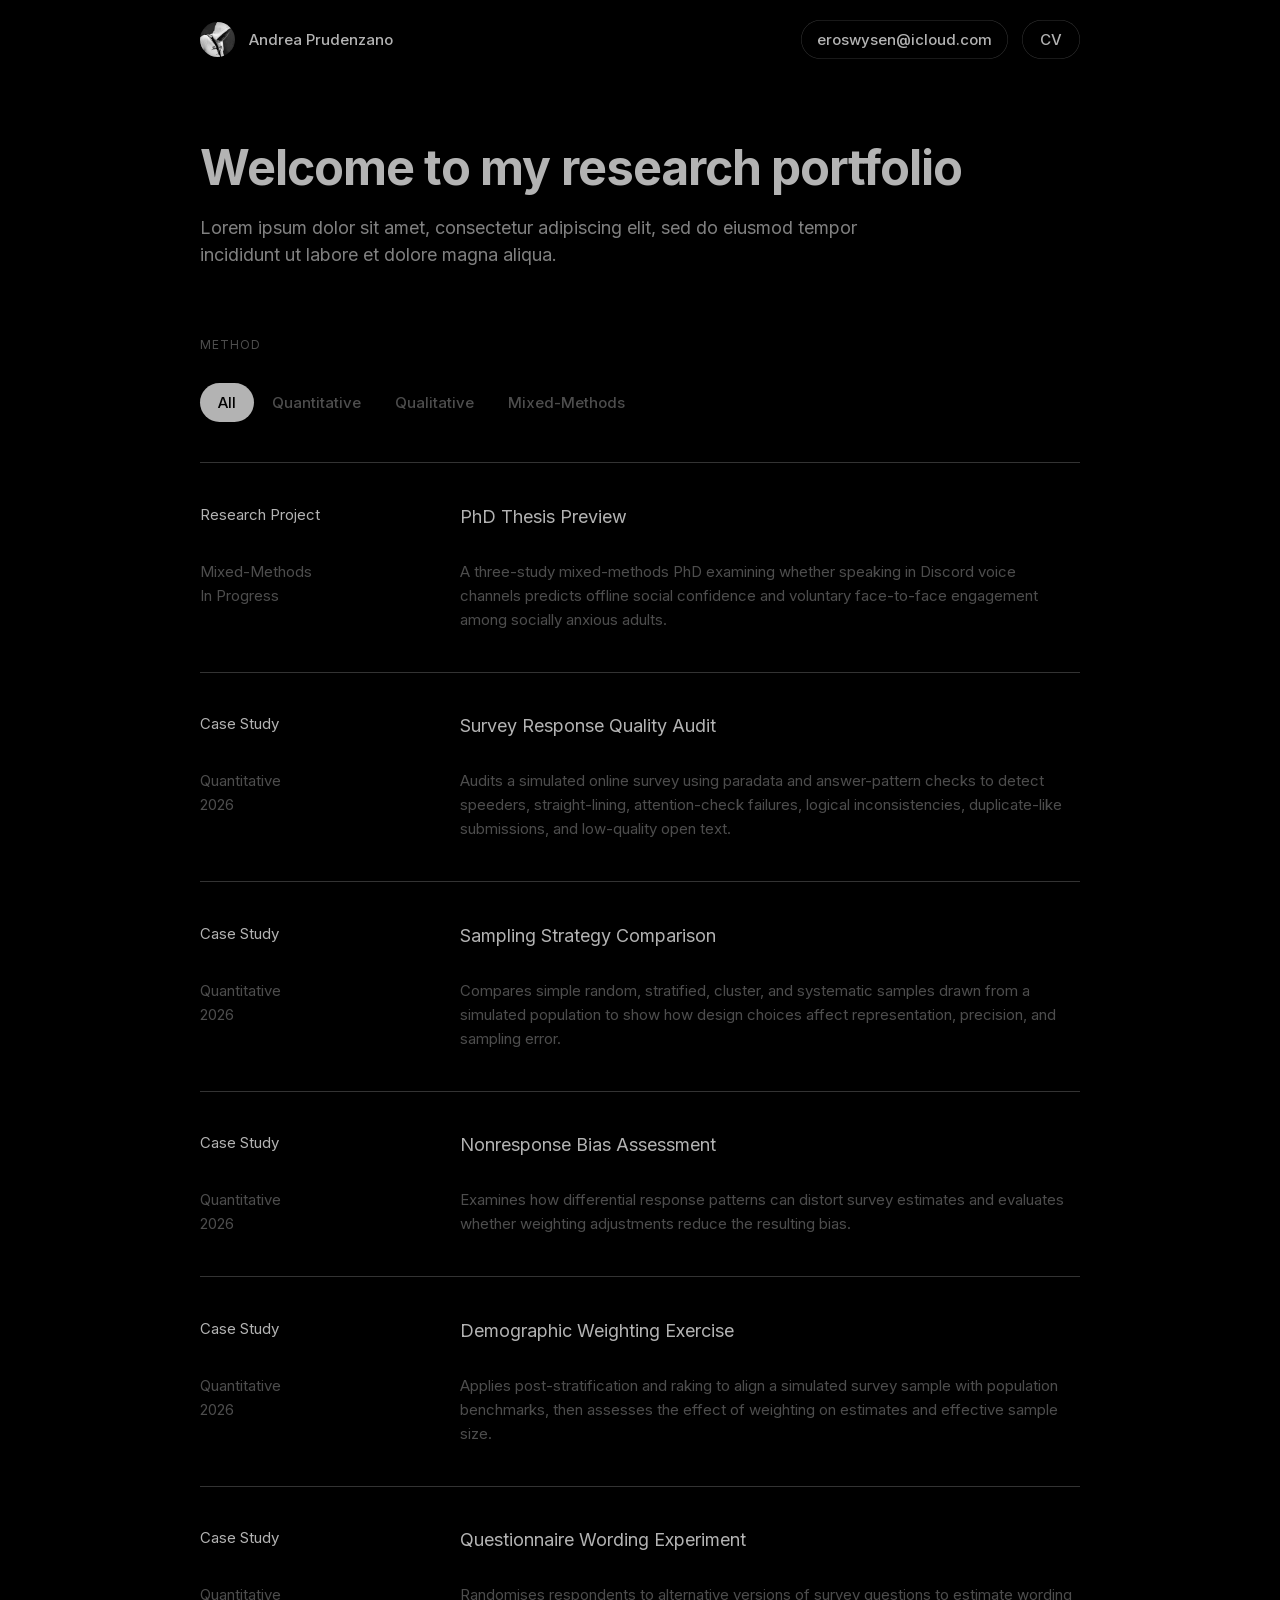
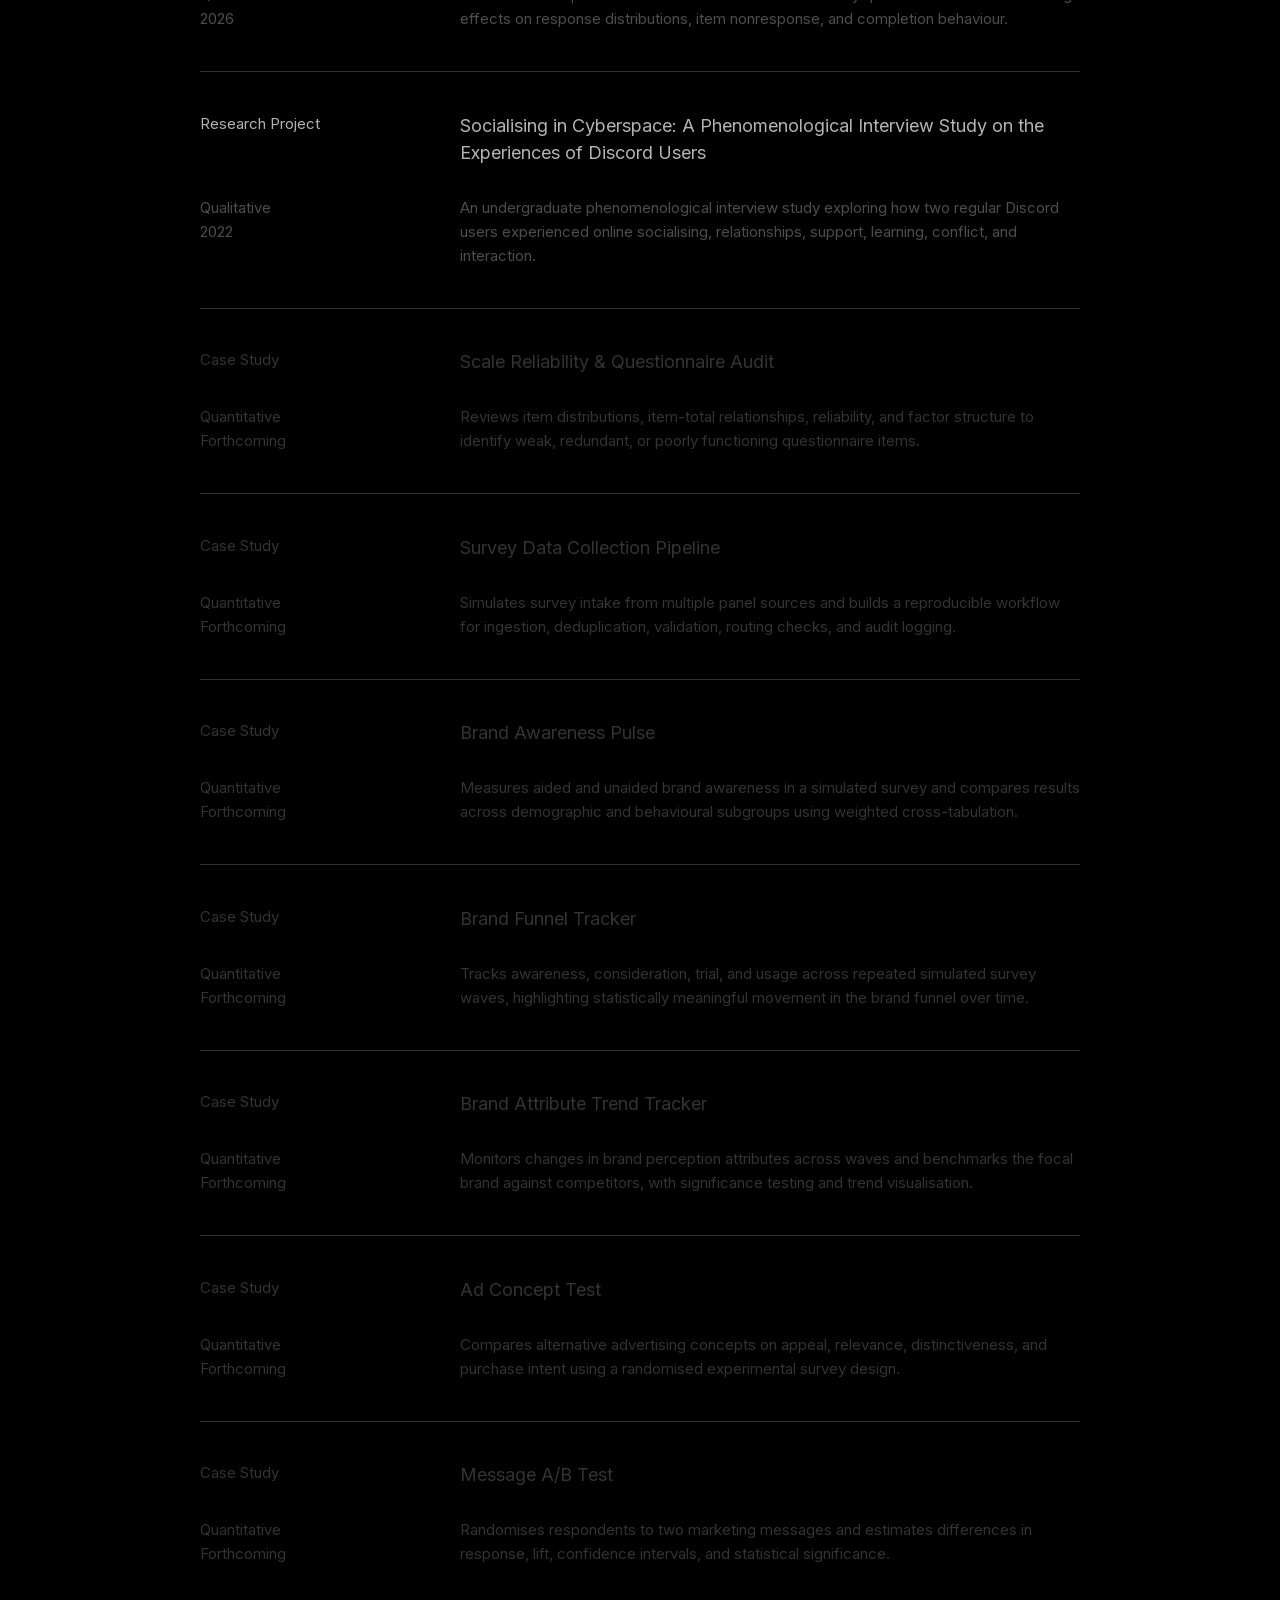
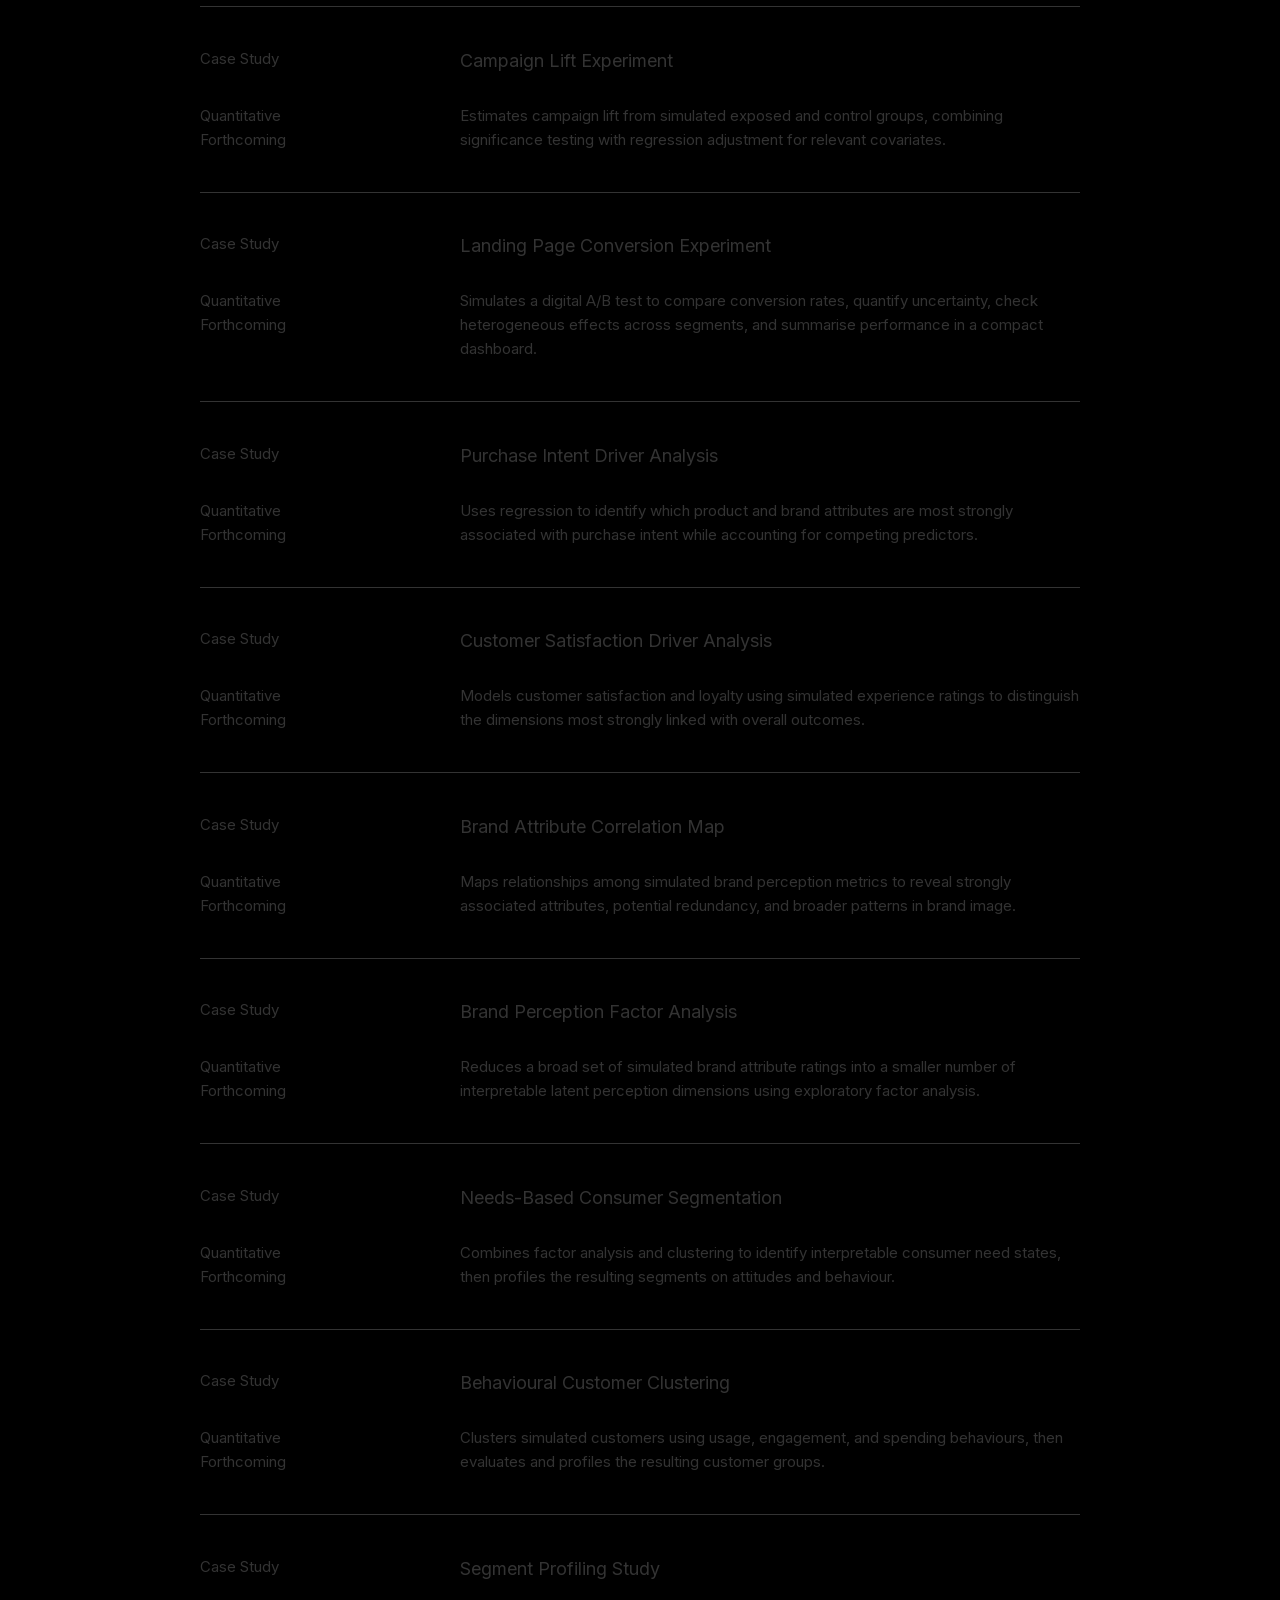
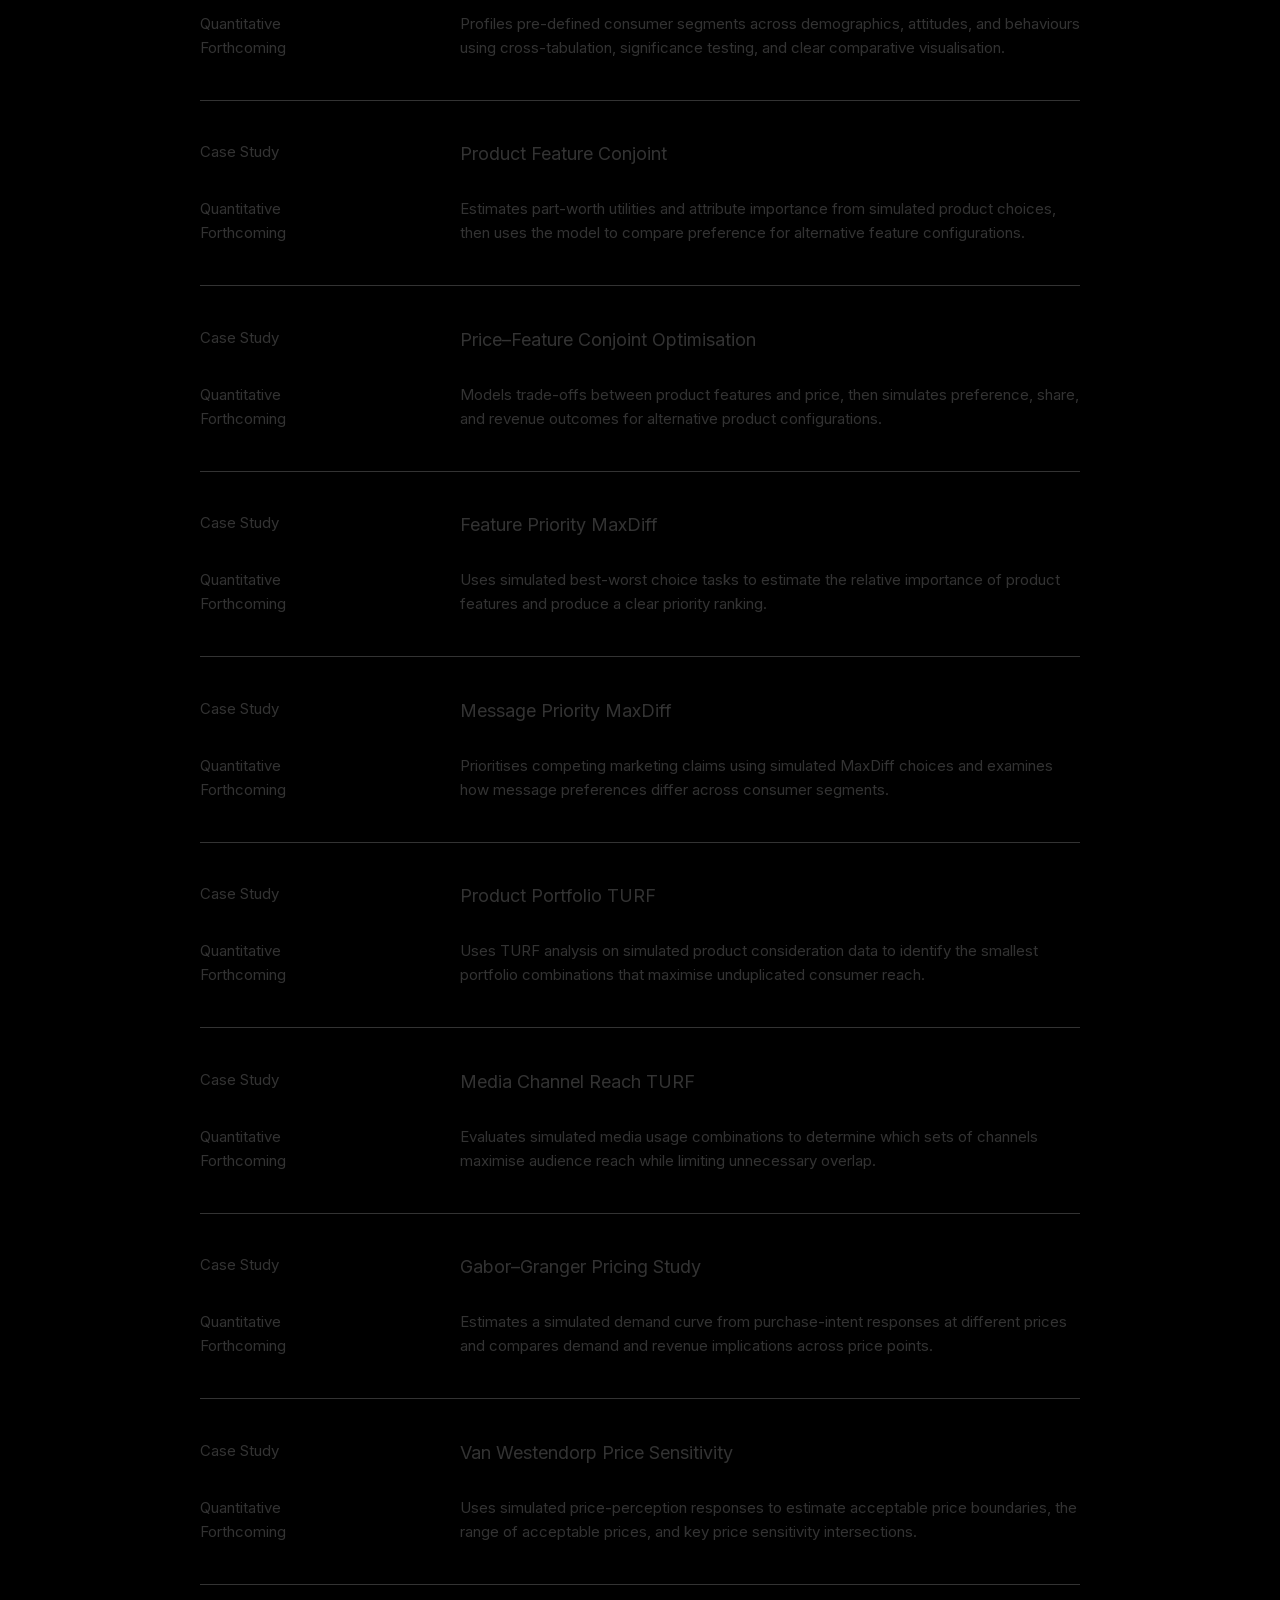
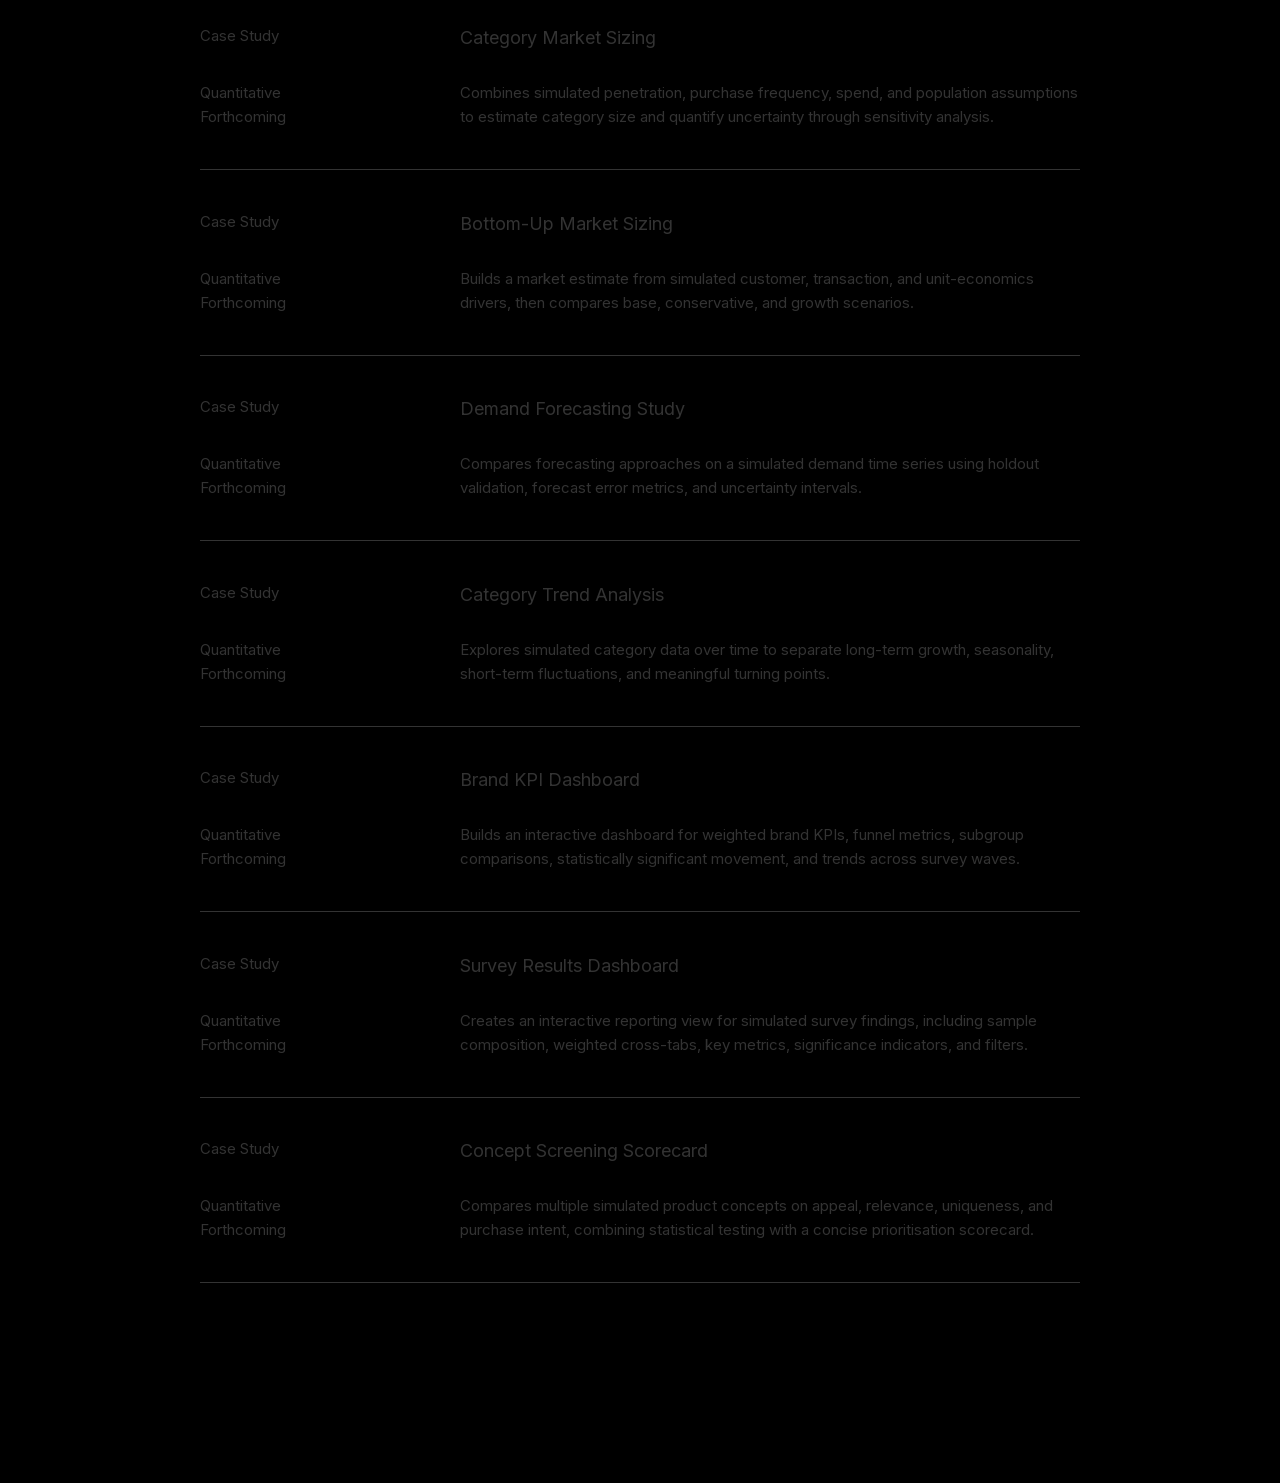
<file: index.html>
<!doctype html>
<html lang="en">
<head>
  <meta charset="utf-8">
  <meta name="viewport" content="width=device-width, initial-scale=1">
  <meta name="description" content="Andrea Prudenzano — quantitative, qualitative, and mixed-methods research portfolio.">
  <meta name="deployment-version" content="20260829-figma-homepage-material-v35">
  <title>Andrea Prudenzano | Research Portfolio</title>
  <link rel="stylesheet" href="styles.css?v=20260827-figma-system-v2">
  <link rel="stylesheet" href="homepage.css?v=20260829-figma-homepage-material-v34">
</head>
<body class="homepage">
  <div class="homepage-shell" data-node-id="109:2">
    <header class="homepage-header" data-node-id="111:19">
      <a class="homepage-identity" href="index.html" aria-label="Andrea Prudenzano, home" data-node-id="109:5">
        <img class="homepage-avatar" src="assets/profile-picture.jpeg" alt="" data-node-id="112:32">
        <span class="homepage-name" data-node-id="109:4">Andrea Prudenzano</span>
      </a>

      <a class="homepage-action homepage-email" href="mailto:eroswysen@icloud.com" data-node-id="112:24">
        eroswysen@icloud.com
      </a>

      <a class="homepage-action homepage-cv" href="https://andreaprudenzano.craft.me/UqIWkGUKM1rHyt" target="_blank" rel="noopener noreferrer" data-node-id="112:27">
        CV
      </a>
    </header>

    <main class="homepage-main" data-node-id="114:38">
      <h1 class="homepage-title" data-node-id="112:34">Welcome to my research portfolio</h1>
      <p class="homepage-intro" data-node-id="114:36">Lorem ipsum dolor sit amet, consectetur adipiscing elit, sed do eiusmod tempor incididunt ut labore et dolore magna aliqua.</p>
    </main>

    <div class="homepage-work" data-node-id="197:28">
    <section class="homepage-method-filter" aria-labelledby="method-filter-label" data-node-id="116:51">
      <p id="method-filter-label" class="homepage-method-label" data-node-id="116:39">Method</p>
      <div class="homepage-method-options" role="group" aria-labelledby="method-filter-label" data-node-id="118:10">
        <button class="homepage-method" type="button" data-method-filter="all" data-node-id="118:26" aria-pressed="true">All</button>
        <button class="homepage-method" type="button" data-method-filter="quantitative" data-node-id="127:9" aria-pressed="false">Quantitative</button>
        <button class="homepage-method" type="button" data-method-filter="qualitative" data-node-id="127:12" aria-pressed="false">Qualitative</button>
        <button class="homepage-method" type="button" data-method-filter="mixed-methods" data-node-id="127:15" aria-pressed="false">Mixed-Methods</button>
      </div>
    </section>

    <section class="homepage-projects" aria-label="Projects" data-node-id="127:73">
      <a class="homepage-project-row homepage-project-row-link" href="phd-thesis-preview.html" data-method="mixed-methods" data-project-type="real" data-status="In Progress" data-component-node-id="127:48">
        <div class="homepage-project-information">
          <div class="homepage-project-heading-row">
            <p class="homepage-project-type">Research Project</p>
            <h2 class="homepage-project-title" title="PhD Thesis Preview">PhD Thesis Preview</h2>
          </div>
          <div class="homepage-project-detail-row">
            <p class="homepage-project-meta"><span>Mixed-Methods</span><br><span>In Progress</span></p>
            <p class="homepage-project-description">A three-study mixed-methods PhD examining whether speaking in Discord voice channels predicts offline social confidence and voluntary face-to-face engagement among socially anxious adults.</p>
          </div>
        </div>
      </a>

      <a class="homepage-project-row homepage-project-row-link" href="survey-response-quality-audit.html" data-method="quantitative" data-project-type="hypothetical" data-status="2026" data-component-node-id="127:48">
        <div class="homepage-project-information">
          <div class="homepage-project-heading-row">
            <p class="homepage-project-type">Case Study</p>
            <h2 class="homepage-project-title" title="Survey Response Quality Audit">Survey Response Quality Audit</h2>
          </div>
          <div class="homepage-project-detail-row">
            <p class="homepage-project-meta"><span>Quantitative</span><br><span>2026</span></p>
            <p class="homepage-project-description">Audits a simulated online survey using paradata and answer-pattern checks to detect speeders, straight-lining, attention-check failures, logical inconsistencies, duplicate-like submissions, and low-quality open text.</p>
          </div>
        </div>
      </a>

      <a class="homepage-project-row homepage-project-row-link" href="sampling-strategy-comparison.html" data-method="quantitative" data-project-type="hypothetical" data-status="2026" data-component-node-id="127:48">
        <div class="homepage-project-information">
          <div class="homepage-project-heading-row">
            <p class="homepage-project-type">Case Study</p>
            <h2 class="homepage-project-title" title="Sampling Strategy Comparison">Sampling Strategy Comparison</h2>
          </div>
          <div class="homepage-project-detail-row">
            <p class="homepage-project-meta"><span>Quantitative</span><br><span>2026</span></p>
            <p class="homepage-project-description">Compares simple random, stratified, cluster, and systematic samples drawn from a simulated population to show how design choices affect representation, precision, and sampling error.</p>
          </div>
        </div>
      </a>

      <a class="homepage-project-row homepage-project-row-link" href="nonresponse-bias-assessment.html" data-method="quantitative" data-project-type="hypothetical" data-status="2026" data-component-node-id="127:48">
        <div class="homepage-project-information">
          <div class="homepage-project-heading-row">
            <p class="homepage-project-type">Case Study</p>
            <h2 class="homepage-project-title" title="Nonresponse Bias Assessment">Nonresponse Bias Assessment</h2>
          </div>
          <div class="homepage-project-detail-row">
            <p class="homepage-project-meta"><span>Quantitative</span><br><span>2026</span></p>
            <p class="homepage-project-description">Examines how differential response patterns can distort survey estimates and evaluates whether weighting adjustments reduce the resulting bias.</p>
          </div>
        </div>
      </a>

      <a class="homepage-project-row homepage-project-row-link" href="demographic-weighting-exercise.html" data-method="quantitative" data-project-type="hypothetical" data-status="2026" data-component-node-id="127:48">
        <div class="homepage-project-information">
          <div class="homepage-project-heading-row">
            <p class="homepage-project-type">Case Study</p>
            <h2 class="homepage-project-title" title="Demographic Weighting Exercise">Demographic Weighting Exercise</h2>
          </div>
          <div class="homepage-project-detail-row">
            <p class="homepage-project-meta"><span>Quantitative</span><br><span>2026</span></p>
            <p class="homepage-project-description">Applies post-stratification and raking to align a simulated survey sample with population benchmarks, then assesses the effect of weighting on estimates and effective sample size.</p>
          </div>
        </div>
      </a>

      <a class="homepage-project-row homepage-project-row-link" href="questionnaire-wording-experiment.html" data-method="quantitative" data-project-type="hypothetical" data-status="2026" data-component-node-id="127:48">
        <div class="homepage-project-information">
          <div class="homepage-project-heading-row">
            <p class="homepage-project-type">Case Study</p>
            <h2 class="homepage-project-title" title="Questionnaire Wording Experiment">Questionnaire Wording Experiment</h2>
          </div>
          <div class="homepage-project-detail-row">
            <p class="homepage-project-meta"><span>Quantitative</span><br><span>2026</span></p>
            <p class="homepage-project-description">Randomises respondents to alternative versions of survey questions to estimate wording effects on response distributions, item nonresponse, and completion behaviour.</p>
          </div>
        </div>
      </a>

      <a class="homepage-project-row homepage-project-row-link" href="socialising-in-cyberspace.html" data-method="qualitative" data-project-type="real" data-status="2022" data-component-node-id="127:48">
        <div class="homepage-project-information">
          <div class="homepage-project-heading-row">
            <p class="homepage-project-type">Research Project</p>
            <h2 class="homepage-project-title" title="Socialising in Cyberspace: A Phenomenological Interview Study on the Experiences of Discord Users">Socialising in Cyberspace: A Phenomenological Interview Study on the Experiences of Discord Users</h2>
          </div>
          <div class="homepage-project-detail-row">
            <p class="homepage-project-meta"><span>Qualitative</span><br><span>2022</span></p>
            <p class="homepage-project-description">An undergraduate phenomenological interview study exploring how two regular Discord users experienced online socialising, relationships, support, learning, conflict, and interaction.</p>
          </div>
        </div>
      </a>

      <article class="homepage-project-row" data-method="quantitative" data-project-type="hypothetical" data-status="Forthcoming" data-component-node-id="260:425">
        <div class="homepage-project-information">
          <div class="homepage-project-heading-row">
            <p class="homepage-project-type">Case Study</p>
            <h2 class="homepage-project-title" title="Scale Reliability &amp; Questionnaire Audit">Scale Reliability &amp; Questionnaire Audit</h2>
          </div>
          <div class="homepage-project-detail-row">
            <p class="homepage-project-meta"><span>Quantitative</span><br><span>Forthcoming</span></p>
            <p class="homepage-project-description">Reviews item distributions, item-total relationships, reliability, and factor structure to identify weak, redundant, or poorly functioning questionnaire items.</p>
          </div>
        </div>
      </article>

      <article class="homepage-project-row" data-method="quantitative" data-project-type="hypothetical" data-status="Forthcoming" data-component-node-id="260:425">
        <div class="homepage-project-information">
          <div class="homepage-project-heading-row">
            <p class="homepage-project-type">Case Study</p>
            <h2 class="homepage-project-title" title="Survey Data Collection Pipeline">Survey Data Collection Pipeline</h2>
          </div>
          <div class="homepage-project-detail-row">
            <p class="homepage-project-meta"><span>Quantitative</span><br><span>Forthcoming</span></p>
            <p class="homepage-project-description">Simulates survey intake from multiple panel sources and builds a reproducible workflow for ingestion, deduplication, validation, routing checks, and audit logging.</p>
          </div>
        </div>
      </article>

      <article class="homepage-project-row" data-method="quantitative" data-project-type="hypothetical" data-status="Forthcoming" data-component-node-id="260:425">
        <div class="homepage-project-information">
          <div class="homepage-project-heading-row">
            <p class="homepage-project-type">Case Study</p>
            <h2 class="homepage-project-title" title="Brand Awareness Pulse">Brand Awareness Pulse</h2>
          </div>
          <div class="homepage-project-detail-row">
            <p class="homepage-project-meta"><span>Quantitative</span><br><span>Forthcoming</span></p>
            <p class="homepage-project-description">Measures aided and unaided brand awareness in a simulated survey and compares results across demographic and behavioural subgroups using weighted cross-tabulation.</p>
          </div>
        </div>
      </article>

      <article class="homepage-project-row" data-method="quantitative" data-project-type="hypothetical" data-status="Forthcoming" data-component-node-id="260:425">
        <div class="homepage-project-information">
          <div class="homepage-project-heading-row">
            <p class="homepage-project-type">Case Study</p>
            <h2 class="homepage-project-title" title="Brand Funnel Tracker">Brand Funnel Tracker</h2>
          </div>
          <div class="homepage-project-detail-row">
            <p class="homepage-project-meta"><span>Quantitative</span><br><span>Forthcoming</span></p>
            <p class="homepage-project-description">Tracks awareness, consideration, trial, and usage across repeated simulated survey waves, highlighting statistically meaningful movement in the brand funnel over time.</p>
          </div>
        </div>
      </article>

      <article class="homepage-project-row" data-method="quantitative" data-project-type="hypothetical" data-status="Forthcoming" data-component-node-id="260:425">
        <div class="homepage-project-information">
          <div class="homepage-project-heading-row">
            <p class="homepage-project-type">Case Study</p>
            <h2 class="homepage-project-title" title="Brand Attribute Trend Tracker">Brand Attribute Trend Tracker</h2>
          </div>
          <div class="homepage-project-detail-row">
            <p class="homepage-project-meta"><span>Quantitative</span><br><span>Forthcoming</span></p>
            <p class="homepage-project-description">Monitors changes in brand perception attributes across waves and benchmarks the focal brand against competitors, with significance testing and trend visualisation.</p>
          </div>
        </div>
      </article>

      <article class="homepage-project-row" data-method="quantitative" data-project-type="hypothetical" data-status="Forthcoming" data-component-node-id="260:425">
        <div class="homepage-project-information">
          <div class="homepage-project-heading-row">
            <p class="homepage-project-type">Case Study</p>
            <h2 class="homepage-project-title" title="Ad Concept Test">Ad Concept Test</h2>
          </div>
          <div class="homepage-project-detail-row">
            <p class="homepage-project-meta"><span>Quantitative</span><br><span>Forthcoming</span></p>
            <p class="homepage-project-description">Compares alternative advertising concepts on appeal, relevance, distinctiveness, and purchase intent using a randomised experimental survey design.</p>
          </div>
        </div>
      </article>

      <article class="homepage-project-row" data-method="quantitative" data-project-type="hypothetical" data-status="Forthcoming" data-component-node-id="260:425">
        <div class="homepage-project-information">
          <div class="homepage-project-heading-row">
            <p class="homepage-project-type">Case Study</p>
            <h2 class="homepage-project-title" title="Message A/B Test">Message A/B Test</h2>
          </div>
          <div class="homepage-project-detail-row">
            <p class="homepage-project-meta"><span>Quantitative</span><br><span>Forthcoming</span></p>
            <p class="homepage-project-description">Randomises respondents to two marketing messages and estimates differences in response, lift, confidence intervals, and statistical significance.</p>
          </div>
        </div>
      </article>

      <article class="homepage-project-row" data-method="quantitative" data-project-type="hypothetical" data-status="Forthcoming" data-component-node-id="260:425">
        <div class="homepage-project-information">
          <div class="homepage-project-heading-row">
            <p class="homepage-project-type">Case Study</p>
            <h2 class="homepage-project-title" title="Campaign Lift Experiment">Campaign Lift Experiment</h2>
          </div>
          <div class="homepage-project-detail-row">
            <p class="homepage-project-meta"><span>Quantitative</span><br><span>Forthcoming</span></p>
            <p class="homepage-project-description">Estimates campaign lift from simulated exposed and control groups, combining significance testing with regression adjustment for relevant covariates.</p>
          </div>
        </div>
      </article>

      <article class="homepage-project-row" data-method="quantitative" data-project-type="hypothetical" data-status="Forthcoming" data-component-node-id="260:425">
        <div class="homepage-project-information">
          <div class="homepage-project-heading-row">
            <p class="homepage-project-type">Case Study</p>
            <h2 class="homepage-project-title" title="Landing Page Conversion Experiment">Landing Page Conversion Experiment</h2>
          </div>
          <div class="homepage-project-detail-row">
            <p class="homepage-project-meta"><span>Quantitative</span><br><span>Forthcoming</span></p>
            <p class="homepage-project-description">Simulates a digital A/B test to compare conversion rates, quantify uncertainty, check heterogeneous effects across segments, and summarise performance in a compact dashboard.</p>
          </div>
        </div>
      </article>

      <article class="homepage-project-row" data-method="quantitative" data-project-type="hypothetical" data-status="Forthcoming" data-component-node-id="260:425">
        <div class="homepage-project-information">
          <div class="homepage-project-heading-row">
            <p class="homepage-project-type">Case Study</p>
            <h2 class="homepage-project-title" title="Purchase Intent Driver Analysis">Purchase Intent Driver Analysis</h2>
          </div>
          <div class="homepage-project-detail-row">
            <p class="homepage-project-meta"><span>Quantitative</span><br><span>Forthcoming</span></p>
            <p class="homepage-project-description">Uses regression to identify which product and brand attributes are most strongly associated with purchase intent while accounting for competing predictors.</p>
          </div>
        </div>
      </article>

      <article class="homepage-project-row" data-method="quantitative" data-project-type="hypothetical" data-status="Forthcoming" data-component-node-id="260:425">
        <div class="homepage-project-information">
          <div class="homepage-project-heading-row">
            <p class="homepage-project-type">Case Study</p>
            <h2 class="homepage-project-title" title="Customer Satisfaction Driver Analysis">Customer Satisfaction Driver Analysis</h2>
          </div>
          <div class="homepage-project-detail-row">
            <p class="homepage-project-meta"><span>Quantitative</span><br><span>Forthcoming</span></p>
            <p class="homepage-project-description">Models customer satisfaction and loyalty using simulated experience ratings to distinguish the dimensions most strongly linked with overall outcomes.</p>
          </div>
        </div>
      </article>

      <article class="homepage-project-row" data-method="quantitative" data-project-type="hypothetical" data-status="Forthcoming" data-component-node-id="260:425">
        <div class="homepage-project-information">
          <div class="homepage-project-heading-row">
            <p class="homepage-project-type">Case Study</p>
            <h2 class="homepage-project-title" title="Brand Attribute Correlation Map">Brand Attribute Correlation Map</h2>
          </div>
          <div class="homepage-project-detail-row">
            <p class="homepage-project-meta"><span>Quantitative</span><br><span>Forthcoming</span></p>
            <p class="homepage-project-description">Maps relationships among simulated brand perception metrics to reveal strongly associated attributes, potential redundancy, and broader patterns in brand image.</p>
          </div>
        </div>
      </article>

      <article class="homepage-project-row" data-method="quantitative" data-project-type="hypothetical" data-status="Forthcoming" data-component-node-id="260:425">
        <div class="homepage-project-information">
          <div class="homepage-project-heading-row">
            <p class="homepage-project-type">Case Study</p>
            <h2 class="homepage-project-title" title="Brand Perception Factor Analysis">Brand Perception Factor Analysis</h2>
          </div>
          <div class="homepage-project-detail-row">
            <p class="homepage-project-meta"><span>Quantitative</span><br><span>Forthcoming</span></p>
            <p class="homepage-project-description">Reduces a broad set of simulated brand attribute ratings into a smaller number of interpretable latent perception dimensions using exploratory factor analysis.</p>
          </div>
        </div>
      </article>

      <article class="homepage-project-row" data-method="quantitative" data-project-type="hypothetical" data-status="Forthcoming" data-component-node-id="260:425">
        <div class="homepage-project-information">
          <div class="homepage-project-heading-row">
            <p class="homepage-project-type">Case Study</p>
            <h2 class="homepage-project-title" title="Needs-Based Consumer Segmentation">Needs-Based Consumer Segmentation</h2>
          </div>
          <div class="homepage-project-detail-row">
            <p class="homepage-project-meta"><span>Quantitative</span><br><span>Forthcoming</span></p>
            <p class="homepage-project-description">Combines factor analysis and clustering to identify interpretable consumer need states, then profiles the resulting segments on attitudes and behaviour.</p>
          </div>
        </div>
      </article>

      <article class="homepage-project-row" data-method="quantitative" data-project-type="hypothetical" data-status="Forthcoming" data-component-node-id="260:425">
        <div class="homepage-project-information">
          <div class="homepage-project-heading-row">
            <p class="homepage-project-type">Case Study</p>
            <h2 class="homepage-project-title" title="Behavioural Customer Clustering">Behavioural Customer Clustering</h2>
          </div>
          <div class="homepage-project-detail-row">
            <p class="homepage-project-meta"><span>Quantitative</span><br><span>Forthcoming</span></p>
            <p class="homepage-project-description">Clusters simulated customers using usage, engagement, and spending behaviours, then evaluates and profiles the resulting customer groups.</p>
          </div>
        </div>
      </article>

      <article class="homepage-project-row" data-method="quantitative" data-project-type="hypothetical" data-status="Forthcoming" data-component-node-id="260:425">
        <div class="homepage-project-information">
          <div class="homepage-project-heading-row">
            <p class="homepage-project-type">Case Study</p>
            <h2 class="homepage-project-title" title="Segment Profiling Study">Segment Profiling Study</h2>
          </div>
          <div class="homepage-project-detail-row">
            <p class="homepage-project-meta"><span>Quantitative</span><br><span>Forthcoming</span></p>
            <p class="homepage-project-description">Profiles pre-defined consumer segments across demographics, attitudes, and behaviours using cross-tabulation, significance testing, and clear comparative visualisation.</p>
          </div>
        </div>
      </article>

      <article class="homepage-project-row" data-method="quantitative" data-project-type="hypothetical" data-status="Forthcoming" data-component-node-id="260:425">
        <div class="homepage-project-information">
          <div class="homepage-project-heading-row">
            <p class="homepage-project-type">Case Study</p>
            <h2 class="homepage-project-title" title="Product Feature Conjoint">Product Feature Conjoint</h2>
          </div>
          <div class="homepage-project-detail-row">
            <p class="homepage-project-meta"><span>Quantitative</span><br><span>Forthcoming</span></p>
            <p class="homepage-project-description">Estimates part-worth utilities and attribute importance from simulated product choices, then uses the model to compare preference for alternative feature configurations.</p>
          </div>
        </div>
      </article>

      <article class="homepage-project-row" data-method="quantitative" data-project-type="hypothetical" data-status="Forthcoming" data-component-node-id="260:425">
        <div class="homepage-project-information">
          <div class="homepage-project-heading-row">
            <p class="homepage-project-type">Case Study</p>
            <h2 class="homepage-project-title" title="Price–Feature Conjoint Optimisation">Price–Feature Conjoint Optimisation</h2>
          </div>
          <div class="homepage-project-detail-row">
            <p class="homepage-project-meta"><span>Quantitative</span><br><span>Forthcoming</span></p>
            <p class="homepage-project-description">Models trade-offs between product features and price, then simulates preference, share, and revenue outcomes for alternative product configurations.</p>
          </div>
        </div>
      </article>

      <article class="homepage-project-row" data-method="quantitative" data-project-type="hypothetical" data-status="Forthcoming" data-component-node-id="260:425">
        <div class="homepage-project-information">
          <div class="homepage-project-heading-row">
            <p class="homepage-project-type">Case Study</p>
            <h2 class="homepage-project-title" title="Feature Priority MaxDiff">Feature Priority MaxDiff</h2>
          </div>
          <div class="homepage-project-detail-row">
            <p class="homepage-project-meta"><span>Quantitative</span><br><span>Forthcoming</span></p>
            <p class="homepage-project-description">Uses simulated best-worst choice tasks to estimate the relative importance of product features and produce a clear priority ranking.</p>
          </div>
        </div>
      </article>

      <article class="homepage-project-row" data-method="quantitative" data-project-type="hypothetical" data-status="Forthcoming" data-component-node-id="260:425">
        <div class="homepage-project-information">
          <div class="homepage-project-heading-row">
            <p class="homepage-project-type">Case Study</p>
            <h2 class="homepage-project-title" title="Message Priority MaxDiff">Message Priority MaxDiff</h2>
          </div>
          <div class="homepage-project-detail-row">
            <p class="homepage-project-meta"><span>Quantitative</span><br><span>Forthcoming</span></p>
            <p class="homepage-project-description">Prioritises competing marketing claims using simulated MaxDiff choices and examines how message preferences differ across consumer segments.</p>
          </div>
        </div>
      </article>

      <article class="homepage-project-row" data-method="quantitative" data-project-type="hypothetical" data-status="Forthcoming" data-component-node-id="260:425">
        <div class="homepage-project-information">
          <div class="homepage-project-heading-row">
            <p class="homepage-project-type">Case Study</p>
            <h2 class="homepage-project-title" title="Product Portfolio TURF">Product Portfolio TURF</h2>
          </div>
          <div class="homepage-project-detail-row">
            <p class="homepage-project-meta"><span>Quantitative</span><br><span>Forthcoming</span></p>
            <p class="homepage-project-description">Uses TURF analysis on simulated product consideration data to identify the smallest portfolio combinations that maximise unduplicated consumer reach.</p>
          </div>
        </div>
      </article>

      <article class="homepage-project-row" data-method="quantitative" data-project-type="hypothetical" data-status="Forthcoming" data-component-node-id="260:425">
        <div class="homepage-project-information">
          <div class="homepage-project-heading-row">
            <p class="homepage-project-type">Case Study</p>
            <h2 class="homepage-project-title" title="Media Channel Reach TURF">Media Channel Reach TURF</h2>
          </div>
          <div class="homepage-project-detail-row">
            <p class="homepage-project-meta"><span>Quantitative</span><br><span>Forthcoming</span></p>
            <p class="homepage-project-description">Evaluates simulated media usage combinations to determine which sets of channels maximise audience reach while limiting unnecessary overlap.</p>
          </div>
        </div>
      </article>

      <article class="homepage-project-row" data-method="quantitative" data-project-type="hypothetical" data-status="Forthcoming" data-component-node-id="260:425">
        <div class="homepage-project-information">
          <div class="homepage-project-heading-row">
            <p class="homepage-project-type">Case Study</p>
            <h2 class="homepage-project-title" title="Gabor–Granger Pricing Study">Gabor–Granger Pricing Study</h2>
          </div>
          <div class="homepage-project-detail-row">
            <p class="homepage-project-meta"><span>Quantitative</span><br><span>Forthcoming</span></p>
            <p class="homepage-project-description">Estimates a simulated demand curve from purchase-intent responses at different prices and compares demand and revenue implications across price points.</p>
          </div>
        </div>
      </article>

      <article class="homepage-project-row" data-method="quantitative" data-project-type="hypothetical" data-status="Forthcoming" data-component-node-id="260:425">
        <div class="homepage-project-information">
          <div class="homepage-project-heading-row">
            <p class="homepage-project-type">Case Study</p>
            <h2 class="homepage-project-title" title="Van Westendorp Price Sensitivity">Van Westendorp Price Sensitivity</h2>
          </div>
          <div class="homepage-project-detail-row">
            <p class="homepage-project-meta"><span>Quantitative</span><br><span>Forthcoming</span></p>
            <p class="homepage-project-description">Uses simulated price-perception responses to estimate acceptable price boundaries, the range of acceptable prices, and key price sensitivity intersections.</p>
          </div>
        </div>
      </article>

      <article class="homepage-project-row" data-method="quantitative" data-project-type="hypothetical" data-status="Forthcoming" data-component-node-id="260:425">
        <div class="homepage-project-information">
          <div class="homepage-project-heading-row">
            <p class="homepage-project-type">Case Study</p>
            <h2 class="homepage-project-title" title="Category Market Sizing">Category Market Sizing</h2>
          </div>
          <div class="homepage-project-detail-row">
            <p class="homepage-project-meta"><span>Quantitative</span><br><span>Forthcoming</span></p>
            <p class="homepage-project-description">Combines simulated penetration, purchase frequency, spend, and population assumptions to estimate category size and quantify uncertainty through sensitivity analysis.</p>
          </div>
        </div>
      </article>

      <article class="homepage-project-row" data-method="quantitative" data-project-type="hypothetical" data-status="Forthcoming" data-component-node-id="260:425">
        <div class="homepage-project-information">
          <div class="homepage-project-heading-row">
            <p class="homepage-project-type">Case Study</p>
            <h2 class="homepage-project-title" title="Bottom-Up Market Sizing">Bottom-Up Market Sizing</h2>
          </div>
          <div class="homepage-project-detail-row">
            <p class="homepage-project-meta"><span>Quantitative</span><br><span>Forthcoming</span></p>
            <p class="homepage-project-description">Builds a market estimate from simulated customer, transaction, and unit-economics drivers, then compares base, conservative, and growth scenarios.</p>
          </div>
        </div>
      </article>

      <article class="homepage-project-row" data-method="quantitative" data-project-type="hypothetical" data-status="Forthcoming" data-component-node-id="260:425">
        <div class="homepage-project-information">
          <div class="homepage-project-heading-row">
            <p class="homepage-project-type">Case Study</p>
            <h2 class="homepage-project-title" title="Demand Forecasting Study">Demand Forecasting Study</h2>
          </div>
          <div class="homepage-project-detail-row">
            <p class="homepage-project-meta"><span>Quantitative</span><br><span>Forthcoming</span></p>
            <p class="homepage-project-description">Compares forecasting approaches on a simulated demand time series using holdout validation, forecast error metrics, and uncertainty intervals.</p>
          </div>
        </div>
      </article>

      <article class="homepage-project-row" data-method="quantitative" data-project-type="hypothetical" data-status="Forthcoming" data-component-node-id="260:425">
        <div class="homepage-project-information">
          <div class="homepage-project-heading-row">
            <p class="homepage-project-type">Case Study</p>
            <h2 class="homepage-project-title" title="Category Trend Analysis">Category Trend Analysis</h2>
          </div>
          <div class="homepage-project-detail-row">
            <p class="homepage-project-meta"><span>Quantitative</span><br><span>Forthcoming</span></p>
            <p class="homepage-project-description">Explores simulated category data over time to separate long-term growth, seasonality, short-term fluctuations, and meaningful turning points.</p>
          </div>
        </div>
      </article>

      <article class="homepage-project-row" data-method="quantitative" data-project-type="hypothetical" data-status="Forthcoming" data-component-node-id="260:425">
        <div class="homepage-project-information">
          <div class="homepage-project-heading-row">
            <p class="homepage-project-type">Case Study</p>
            <h2 class="homepage-project-title" title="Brand KPI Dashboard">Brand KPI Dashboard</h2>
          </div>
          <div class="homepage-project-detail-row">
            <p class="homepage-project-meta"><span>Quantitative</span><br><span>Forthcoming</span></p>
            <p class="homepage-project-description">Builds an interactive dashboard for weighted brand KPIs, funnel metrics, subgroup comparisons, statistically significant movement, and trends across survey waves.</p>
          </div>
        </div>
      </article>

      <article class="homepage-project-row" data-method="quantitative" data-project-type="hypothetical" data-status="Forthcoming" data-component-node-id="260:425">
        <div class="homepage-project-information">
          <div class="homepage-project-heading-row">
            <p class="homepage-project-type">Case Study</p>
            <h2 class="homepage-project-title" title="Survey Results Dashboard">Survey Results Dashboard</h2>
          </div>
          <div class="homepage-project-detail-row">
            <p class="homepage-project-meta"><span>Quantitative</span><br><span>Forthcoming</span></p>
            <p class="homepage-project-description">Creates an interactive reporting view for simulated survey findings, including sample composition, weighted cross-tabs, key metrics, significance indicators, and filters.</p>
          </div>
        </div>
      </article>

      <article class="homepage-project-row" data-method="quantitative" data-project-type="hypothetical" data-status="Forthcoming" data-component-node-id="260:425">
        <div class="homepage-project-information">
          <div class="homepage-project-heading-row">
            <p class="homepage-project-type">Case Study</p>
            <h2 class="homepage-project-title" title="Concept Screening Scorecard">Concept Screening Scorecard</h2>
          </div>
          <div class="homepage-project-detail-row">
            <p class="homepage-project-meta"><span>Quantitative</span><br><span>Forthcoming</span></p>
            <p class="homepage-project-description">Compares multiple simulated product concepts on appeal, relevance, uniqueness, and purchase intent, combining statistical testing with a concise prioritisation scorecard.</p>
          </div>
        </div>
      </article>
      <p class="homepage-project-empty" role="status" aria-live="polite" hidden>No projects match this method.</p>
    </section>
    </div>
  </div>
  <script src="homepage.js?v=20260829-figma-homepage-material-v34"></script>
</body>
</html>
</file>
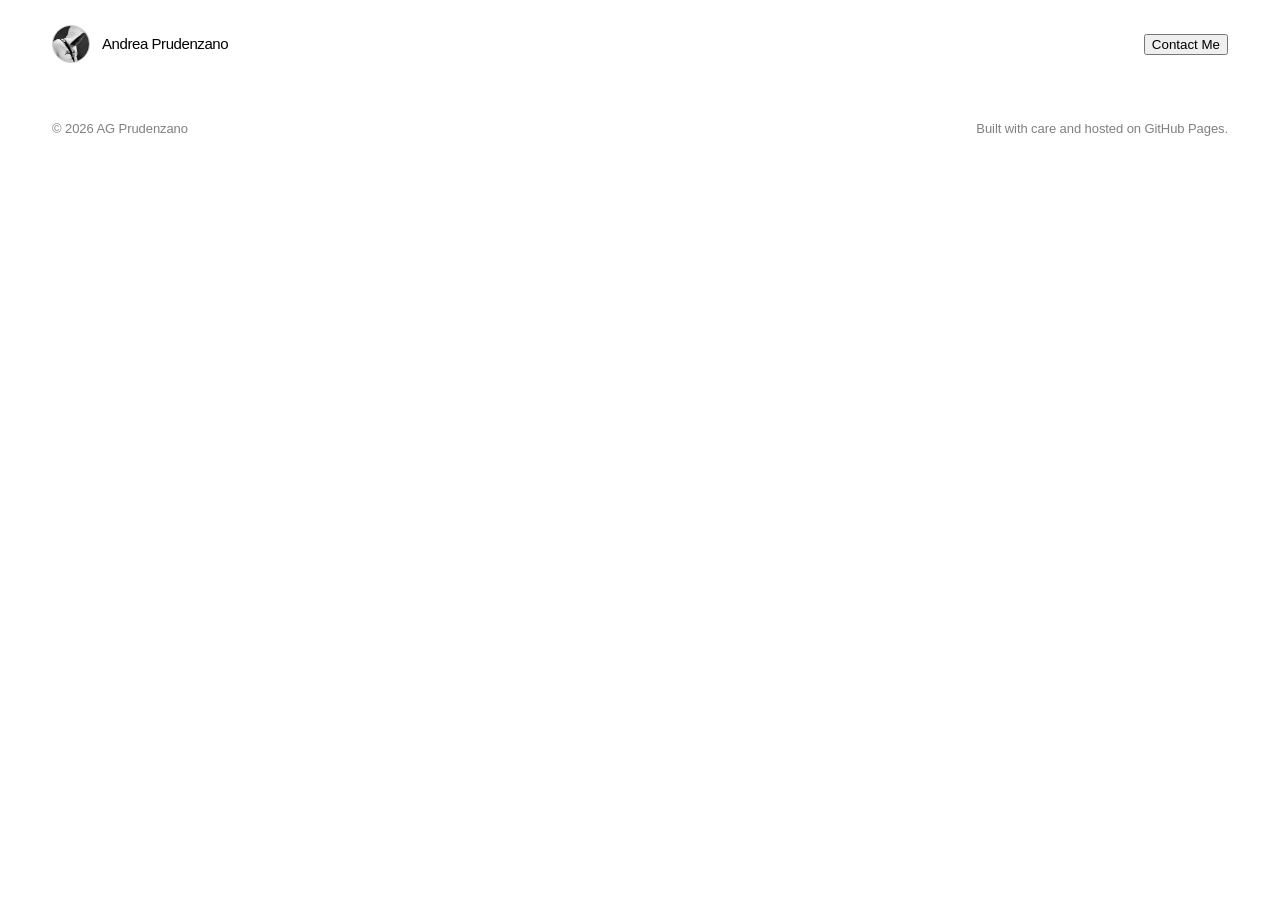
<file: descriptive-statistics.html>
<!doctype html>
<html lang="en">
<head>
  <meta charset="utf-8">
  <meta name="viewport" content="width=device-width, initial-scale=1">
  <meta name="description" content="Andrea Prudenzano — descriptive statistics case study.">
  <title>Descriptive Statistics | Andrea Prudenzano</title>
  <link rel="preconnect" href="https://fonts.googleapis.com">
  <link rel="preconnect" href="https://fonts.gstatic.com" crossorigin>
  <link href="https://fonts.googleapis.com/css2?family=DM+Sans:wght@400;500;600;700&family=Playfair+Display:ital,wght@0,600;1,600&display=swap" rel="stylesheet">
  <link rel="stylesheet" href="styles.css?v=20260809-tertiary-v1">
</head>
<body>
  <header class="site-header">
    <a class="brand" href="index.html" aria-label="Andrea Prudenzano, home">
      <img class="brand-photo" src="assets/profile-picture.jpeg" alt="">
      <span>Andrea Prudenzano</span>
    </a>
    <button class="contact-button" type="button">Contact Me</button>
  </header>

  <main class="empty-report" aria-label="Descriptive statistics report"></main>

  <footer>
    <span>© <span id="year"></span> AG Prudenzano</span>
    <span>Built with care and hosted on GitHub Pages.</span>
  </footer>

  <script src="script.js?v=20260729-contact-panel-v3"></script>
</body>
</html>
</file>
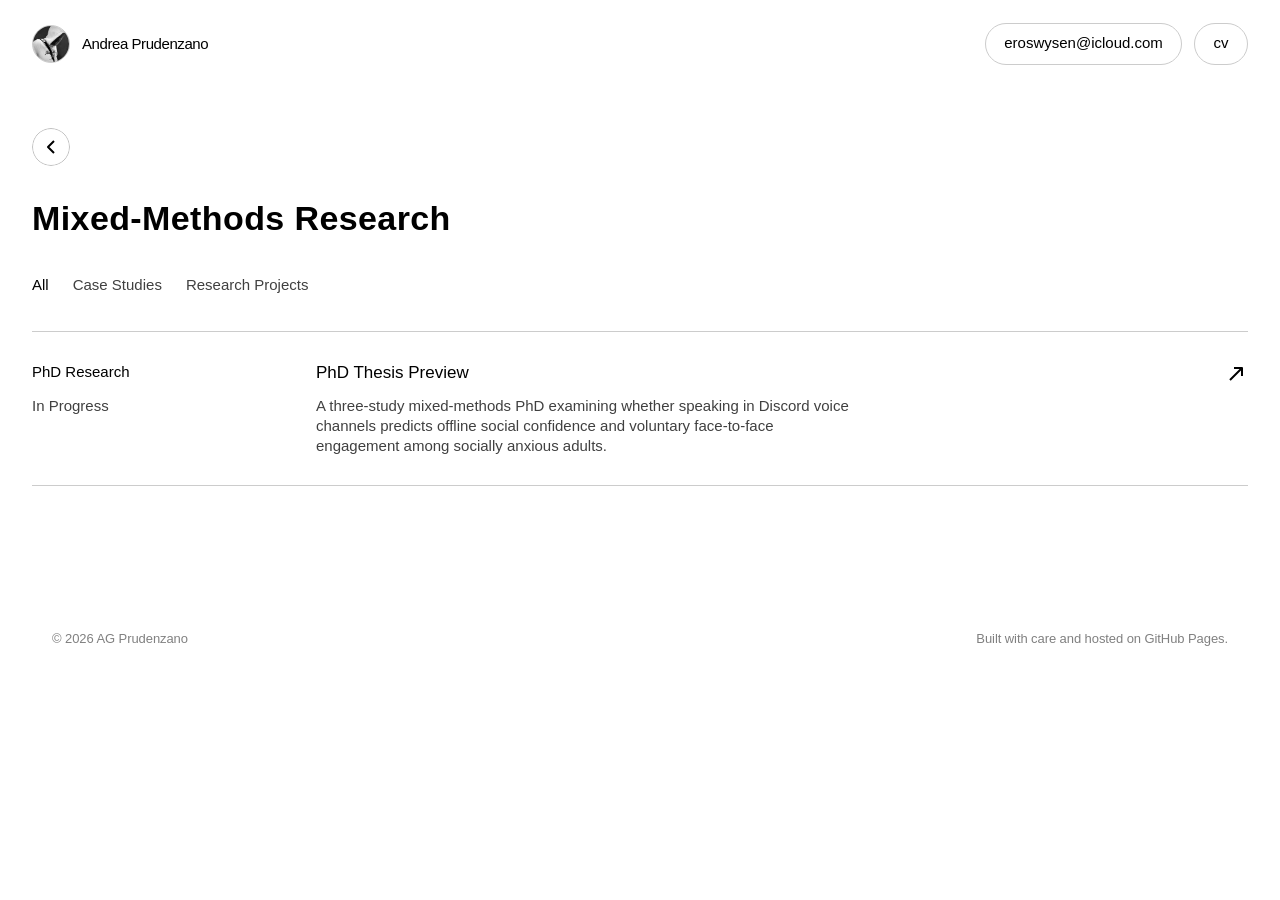
<file: mixed-methods.html>
<!doctype html>
<html lang="en">
<head>
  <meta charset="utf-8">
  <meta name="viewport" content="width=device-width, initial-scale=1">
  <meta name="description" content="Andrea Prudenzano — mixed-methods research projects.">
  <meta name="deployment-version" content="20260809-stylebook-v7">
  <title>Mixed-Methods Research | Andrea Prudenzano</title>
  <link rel="stylesheet" href="styles.css?v=20260809-tertiary-v1">
  <link rel="stylesheet" href="header-menu.css?v=20260809-stylebook-v7">
  <link rel="stylesheet" href="research-navigation.css?v=20260809-stylebook-v7">
  <link rel="stylesheet" href="research-index.css?v=20260809-active-row-separator-v3">
  <link rel="stylesheet" href="button-hover-strokes.css?v=20260809-stylebook-v7">
</head>
<body class="mixed-methods-page">
  <a class="skip-link" href="#main">Skip to content</a>

  <header class="site-header">
    <a class="brand" href="index.html" aria-label="Andrea Prudenzano, home">
      <img class="brand-photo" src="assets/profile-picture.jpeg" alt="">
      <span>Andrea Prudenzano</span>
    </a>
    <nav class="header-actions" aria-label="Contact and CV">
      <a class="header-button" href="mailto:eroswysen@icloud.com">eroswysen@icloud.com</a>
      <a class="header-button" href="https://andreaprudenzano.craft.me/UqIWkGUKM1rHyt" target="_blank" rel="noopener noreferrer">cv</a>
    </nav>
    <button class="menu-toggle" type="button" aria-expanded="false" aria-controls="mobile-menu" aria-label="Open menu">
      <span class="menu-toggle-lines" aria-hidden="true"></span>
    </button>
    <nav id="mobile-menu" class="mobile-menu" aria-label="Mobile contact and CV" hidden>
      <a class="header-button" href="mailto:eroswysen@icloud.com">eroswysen@icloud.com</a>
      <a class="header-button" href="https://andreaprudenzano.craft.me/UqIWkGUKM1rHyt" target="_blank" rel="noopener noreferrer">cv</a>
    </nav>
  </header>

  <main id="main" class="case-study-page">
    <a class="back-link" href="index.html" aria-label="Back to research skills">
      <svg width="22" height="22" viewBox="0 0 24 24" fill="none" aria-hidden="true">
        <path d="m15 6-6 6 6 6" stroke="currentColor" stroke-width="1.6" stroke-linecap="round" stroke-linejoin="round"/>
      </svg>
    </a>
    <header class="page-intro research-page-intro">
      <h1 class="research-heading">Mixed-Methods Research</h1>
      <nav class="research-filter" aria-label="Filter mixed-methods research">
        <button class="research-filter-button is-active" type="button" data-research-filter="all" aria-pressed="true" aria-controls="research-items">All</button>
        <button class="research-filter-button" type="button" data-research-filter="case-studies" aria-pressed="false" aria-controls="research-items">Case Studies</button>
        <button class="research-filter-button" type="button" data-research-filter="research-projects" aria-pressed="false" aria-controls="research-items">Research Projects</button>
      </nav>
    </header>

    <ul id="research-items" class="study-list research-index-list" data-research-list data-research-category="research-projects">
      <li class="study-item research-entry active" data-research-category="research-projects">
        <div class="research-entry-meta">
          <span class="research-entry-type">PhD Research</span>
          <span class="research-entry-date">In Progress</span>
        </div>
        <div class="research-entry-content">
          <a class="study-title study-link research-entry-title" href="phd-thesis-preview.html">PhD Thesis Preview</a>
          <p class="research-entry-description">A three-study mixed-methods PhD examining whether speaking in Discord voice channels predicts offline social confidence and voluntary face-to-face engagement among socially anxious adults.</p>
        </div>
        <span class="study-arrow" aria-hidden="true">
          <svg width="20" height="20" viewBox="0 0 24 24" fill="none"><path d="M6 18 18 6M9 6h9v9" stroke="currentColor" stroke-width="1.6" stroke-linecap="round" stroke-linejoin="round"/></svg>
        </span>
      </li>
    </ul>
    <p class="research-empty" data-research-empty hidden>No items in this category yet.</p>
  </main>

  <footer>
    <span>© <span id="year"></span> AG Prudenzano</span>
    <span>Built with care and hosted on GitHub Pages.</span>
  </footer>

  <script src="script.js?v=20260809-phd-thesis-preview-v1"></script>
</body>
</html>
</file>
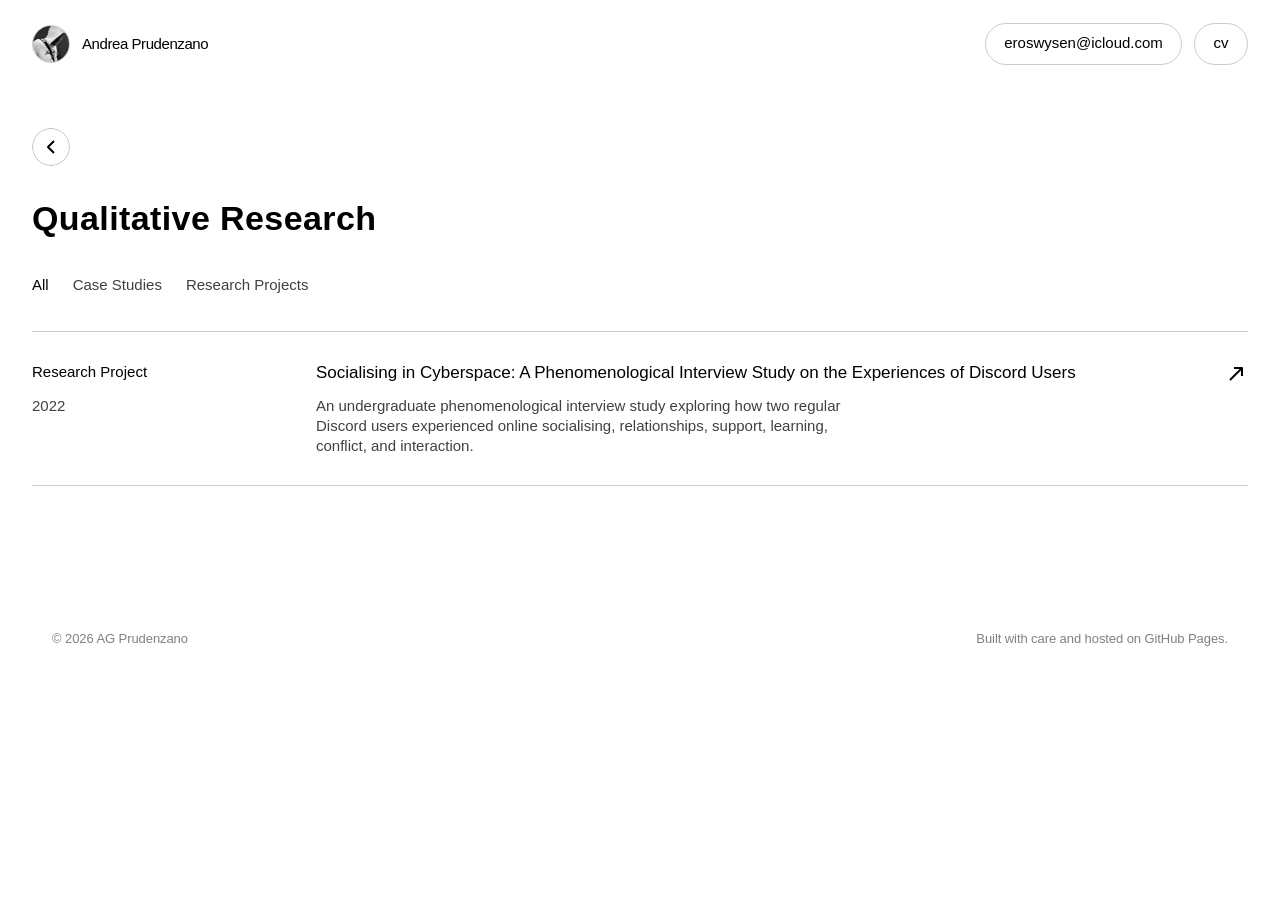
<file: qualitative.html>
<!doctype html>
<html lang="en">
<head>
  <meta charset="utf-8">
  <meta name="viewport" content="width=device-width, initial-scale=1">
  <meta name="description" content="Andrea Prudenzano — qualitative research projects.">
  <meta name="deployment-version" content="20260809-stylebook-v7">
  <title>Qualitative Research | Andrea Prudenzano</title>
  <link rel="stylesheet" href="styles.css?v=20260809-tertiary-v1">
  <link rel="stylesheet" href="header-menu.css?v=20260809-stylebook-v7">
  <link rel="stylesheet" href="research-navigation.css?v=20260809-stylebook-v7">
  <link rel="stylesheet" href="research-index.css?v=20260809-active-row-separator-v3">
  <link rel="stylesheet" href="button-hover-strokes.css?v=20260809-stylebook-v7">
</head>
<body class="qualitative-page">
  <a class="skip-link" href="#main">Skip to content</a>

  <header class="site-header">
    <a class="brand" href="index.html" aria-label="Andrea Prudenzano, home">
      <img class="brand-photo" src="assets/profile-picture.jpeg" alt="">
      <span>Andrea Prudenzano</span>
    </a>
    <nav class="header-actions" aria-label="Contact and CV">
      <a class="header-button" href="mailto:eroswysen@icloud.com">eroswysen@icloud.com</a>
      <a class="header-button" href="https://andreaprudenzano.craft.me/UqIWkGUKM1rHyt" target="_blank" rel="noopener noreferrer">cv</a>
    </nav>
    <button class="menu-toggle" type="button" aria-expanded="false" aria-controls="mobile-menu" aria-label="Open menu">
      <span class="menu-toggle-lines" aria-hidden="true"></span>
    </button>
    <nav id="mobile-menu" class="mobile-menu" aria-label="Mobile contact and CV" hidden>
      <a class="header-button" href="mailto:eroswysen@icloud.com">eroswysen@icloud.com</a>
      <a class="header-button" href="https://andreaprudenzano.craft.me/UqIWkGUKM1rHyt" target="_blank" rel="noopener noreferrer">cv</a>
    </nav>
  </header>

  <main id="main" class="case-study-page">
    <a class="back-link" href="index.html" aria-label="Back to research skills">
      <svg width="22" height="22" viewBox="0 0 24 24" fill="none" aria-hidden="true">
        <path d="m15 6-6 6 6 6" stroke="currentColor" stroke-width="1.6" stroke-linecap="round" stroke-linejoin="round"/>
      </svg>
    </a>
    <header class="page-intro research-page-intro">
      <h1 class="research-heading">Qualitative Research</h1>
      <nav class="research-filter" aria-label="Filter qualitative research">
        <button class="research-filter-button is-active" type="button" data-research-filter="all" aria-pressed="true" aria-controls="research-items">All</button>
        <button class="research-filter-button" type="button" data-research-filter="case-studies" aria-pressed="false" aria-controls="research-items">Case Studies</button>
        <button class="research-filter-button" type="button" data-research-filter="research-projects" aria-pressed="false" aria-controls="research-items">Research Projects</button>
      </nav>
    </header>

    <ul id="research-items" class="study-list research-index-list" data-research-list data-research-category="research-projects">
      <li class="study-item research-entry active">
        <div class="research-entry-meta">
          <span class="research-entry-type">Research Project</span>
          <time class="research-entry-date" datetime="2022">2022</time>
        </div>
        <div class="research-entry-content">
          <a class="study-title study-link research-entry-title" href="socialising-in-cyberspace.html">Socialising in Cyberspace: A Phenomenological Interview Study on the Experiences of Discord Users</a>
          <p class="research-entry-description">An undergraduate phenomenological interview study exploring how two regular Discord users experienced online socialising, relationships, support, learning, conflict, and interaction.</p>
        </div>
        <span class="study-arrow" aria-hidden="true">
          <svg width="20" height="20" viewBox="0 0 24 24" fill="none"><path d="M6 18 18 6M9 6h9v9" stroke="currentColor" stroke-width="1.6" stroke-linecap="round" stroke-linejoin="round"/></svg>
        </span>
      </li>
    </ul>
    <p class="research-empty" data-research-empty hidden>No items in this category yet.</p>
  </main>

  <footer>
    <span>© <span id="year"></span> AG Prudenzano</span>
    <span>Built with care and hosted on GitHub Pages.</span>
  </footer>

  <script src="script.js?v=20260808-active-first-v1"></script>
</body>
</html>
</file>
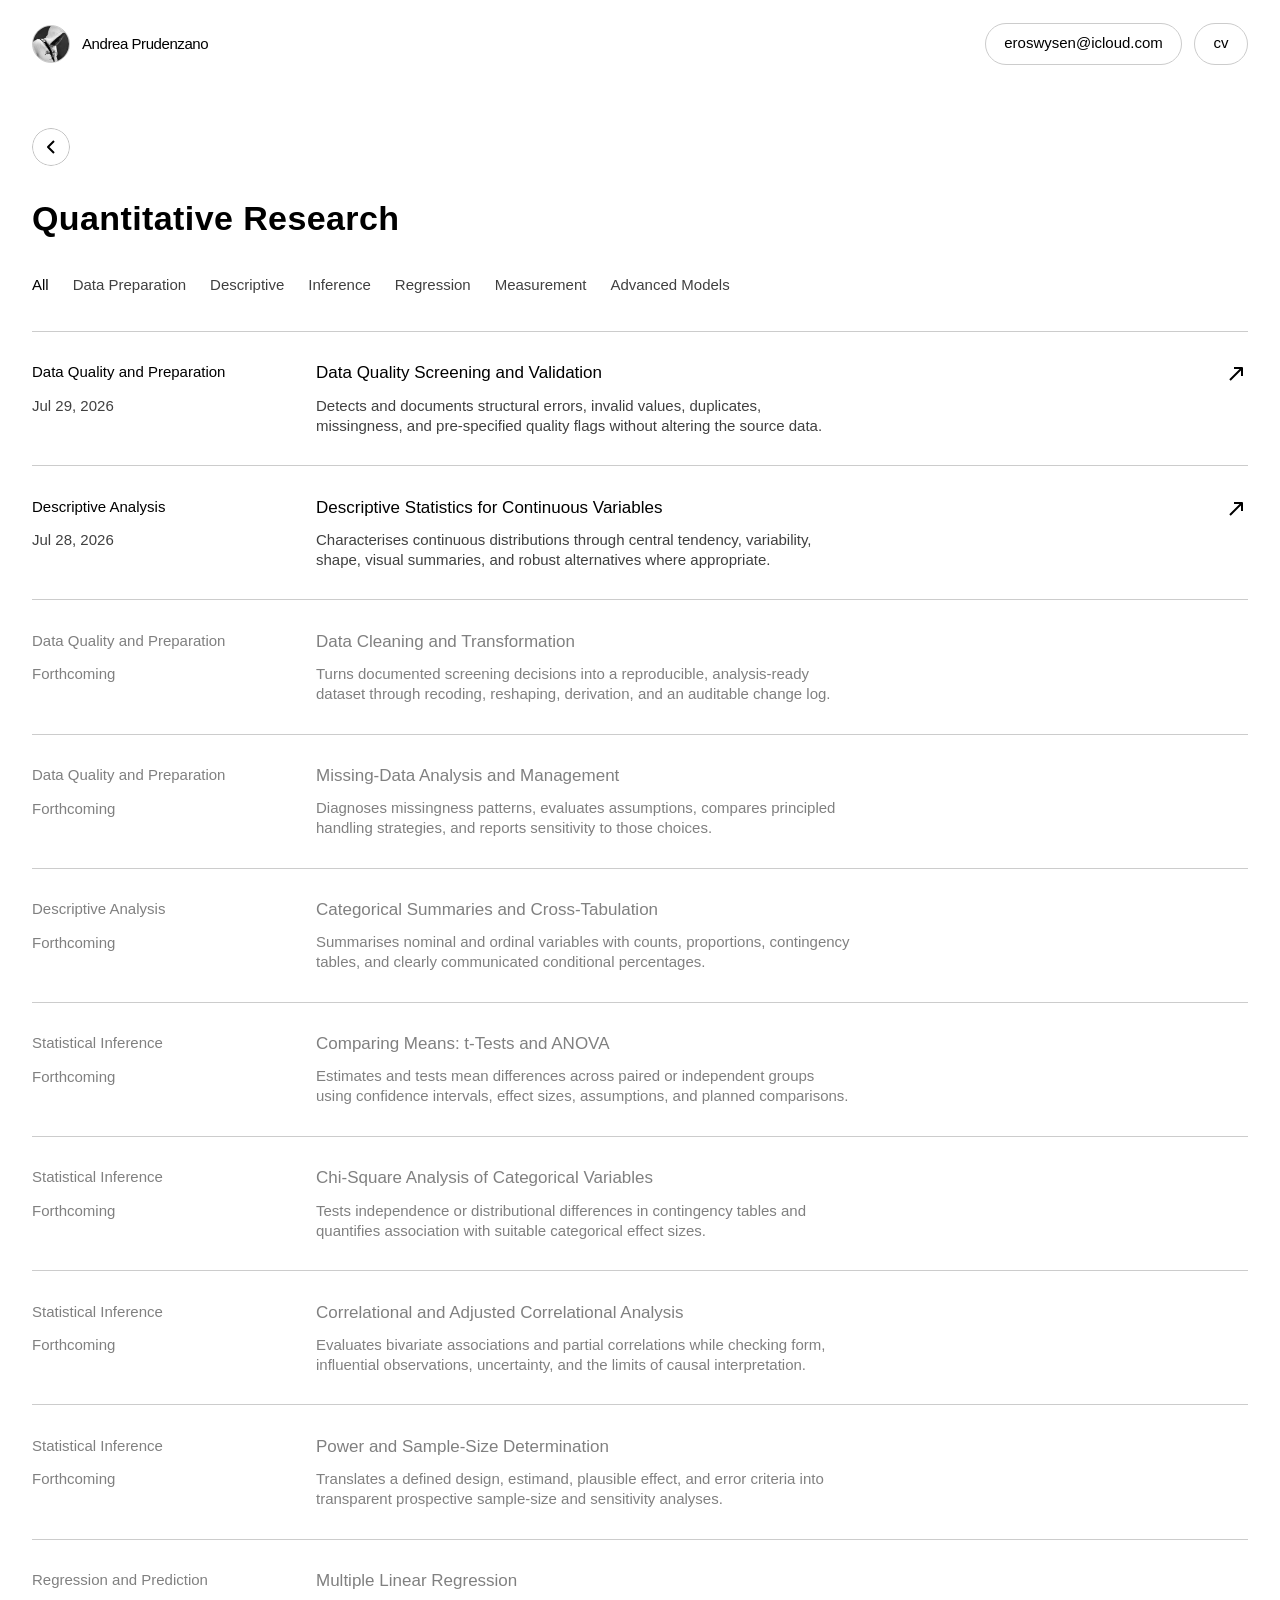
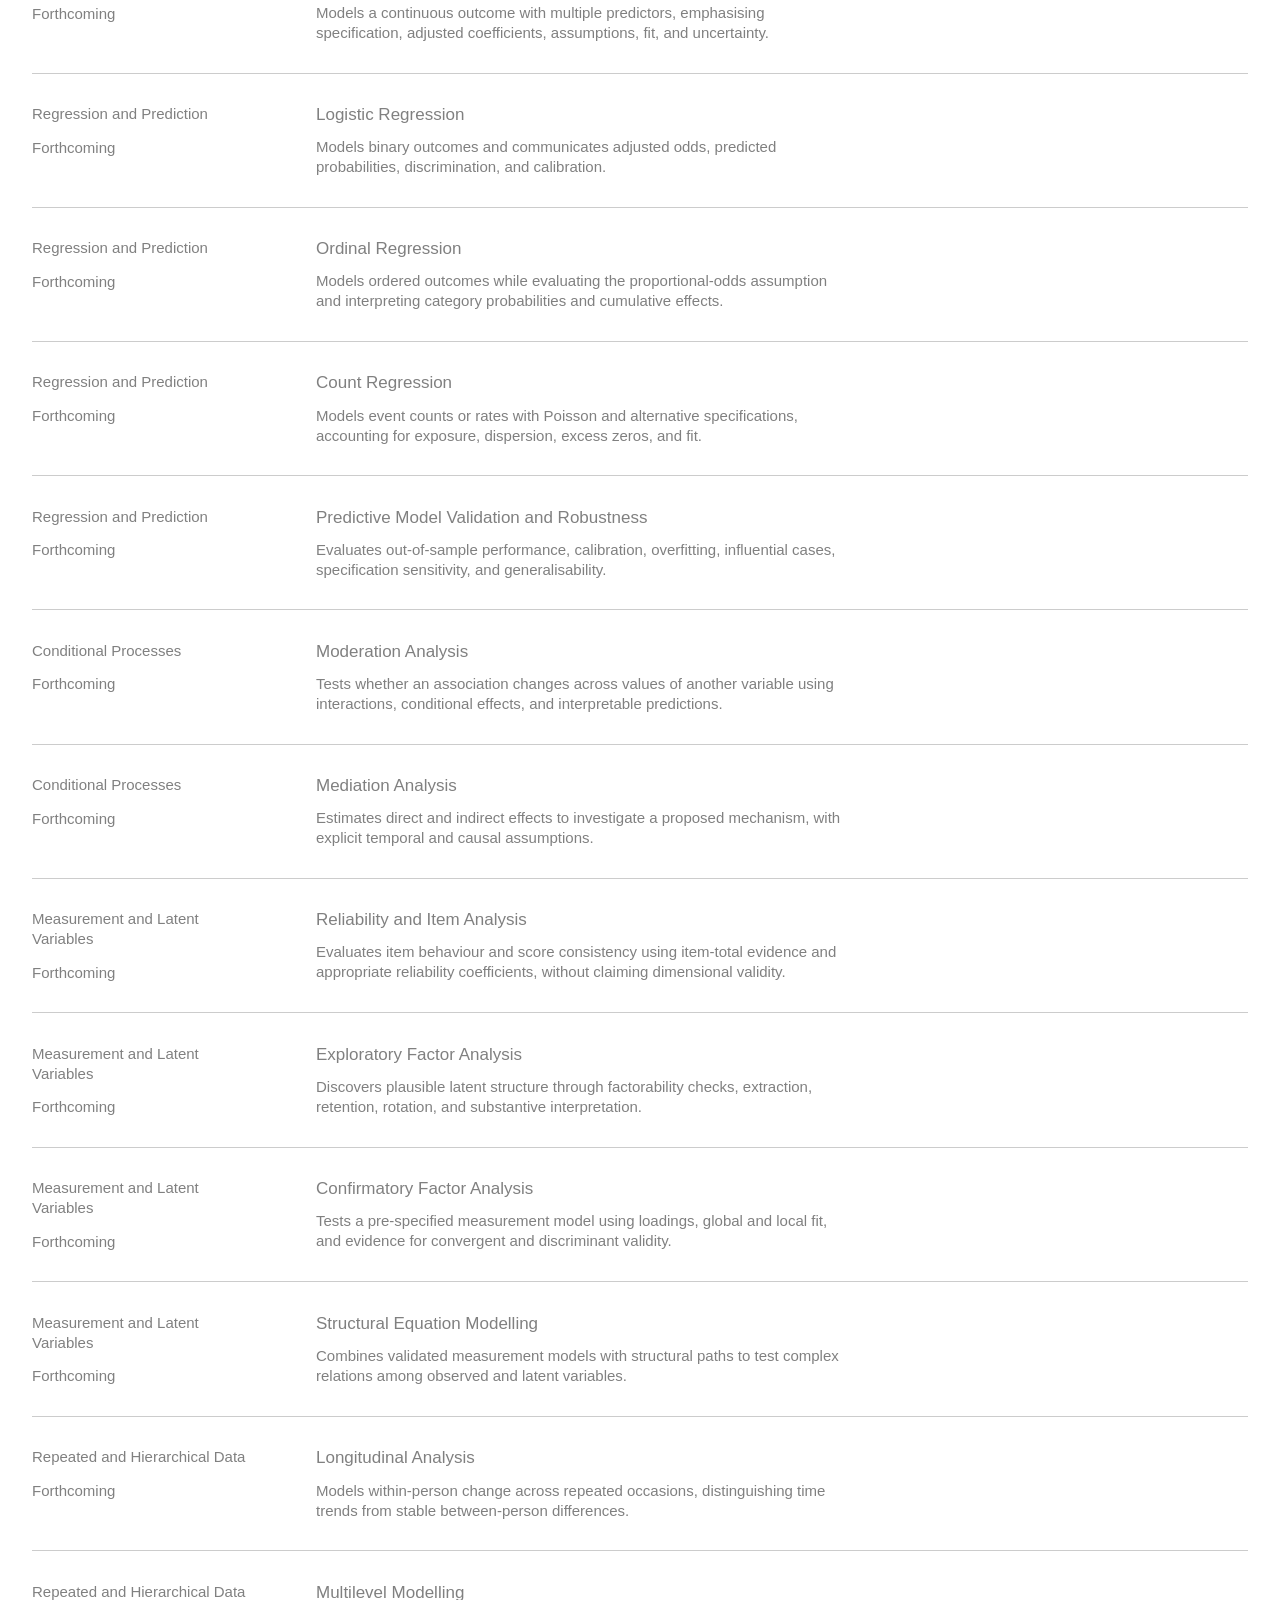
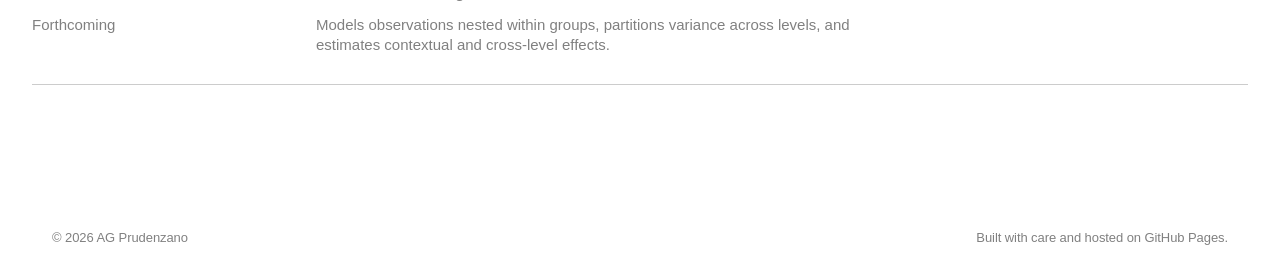
<file: quantitative.html>
<!doctype html>
<html lang="en">
<head>
  <meta charset="utf-8">
  <meta name="viewport" content="width=device-width, initial-scale=1">
  <meta name="description" content="Andrea Prudenzano — quantitative research case studies organised by analytical method.">
  <meta name="deployment-version" content="20260809-stylebook-v7">
  <title>Quantitative Research | Andrea Prudenzano</title>
  <link rel="stylesheet" href="styles.css?v=20260809-tertiary-v1">
  <link rel="stylesheet" href="header-menu.css?v=20260809-stylebook-v7">
  <link rel="stylesheet" href="research-navigation.css?v=20260809-stylebook-v7">
  <link rel="stylesheet" href="research-index.css?v=20260809-active-row-separator-v3">
  <link rel="stylesheet" href="button-hover-strokes.css?v=20260809-stylebook-v7">
</head>
<body class="quantitative-page">
  <a class="skip-link" href="#main">Skip to content</a>

  <header class="site-header">
    <a class="brand" href="index.html" aria-label="Andrea Prudenzano, home">
      <img class="brand-photo" src="assets/profile-picture.jpeg" alt="">
      <span>Andrea Prudenzano</span>
    </a>
    <nav class="header-actions" aria-label="Contact and CV">
      <a class="header-button" href="mailto:eroswysen@icloud.com">eroswysen@icloud.com</a>
      <a class="header-button" href="https://andreaprudenzano.craft.me/UqIWkGUKM1rHyt" target="_blank" rel="noopener noreferrer">cv</a>
    </nav>
    <button class="menu-toggle" type="button" aria-expanded="false" aria-controls="mobile-menu" aria-label="Open menu">
      <span class="menu-toggle-lines" aria-hidden="true"></span>
    </button>
    <nav id="mobile-menu" class="mobile-menu" aria-label="Mobile contact and CV" hidden>
      <a class="header-button" href="mailto:eroswysen@icloud.com">eroswysen@icloud.com</a>
      <a class="header-button" href="https://andreaprudenzano.craft.me/UqIWkGUKM1rHyt" target="_blank" rel="noopener noreferrer">cv</a>
    </nav>
  </header>

  <main id="main" class="case-study-page">
    <a class="back-link" href="index.html" aria-label="Back to research skills">
      <svg width="22" height="22" viewBox="0 0 24 24" fill="none" aria-hidden="true"><path d="m15 6-6 6 6 6" stroke="currentColor" stroke-width="1.6" stroke-linecap="round" stroke-linejoin="round"/></svg>
    </a>
    <header class="page-intro research-page-intro">
      <h1 class="research-heading">Quantitative Research</h1>
      <nav class="research-filter" aria-label="Filter quantitative research">
        <button class="research-filter-button is-active" type="button" data-research-filter="all" aria-pressed="true" aria-controls="research-items">All</button>
        <button class="research-filter-button" type="button" data-research-filter="data-preparation" aria-pressed="false" aria-controls="research-items">Data Preparation</button>
        <button class="research-filter-button" type="button" data-research-filter="descriptive" aria-pressed="false" aria-controls="research-items">Descriptive</button>
        <button class="research-filter-button" type="button" data-research-filter="inference" aria-pressed="false" aria-controls="research-items">Inference</button>
        <button class="research-filter-button" type="button" data-research-filter="regression" aria-pressed="false" aria-controls="research-items">Regression</button>
        <button class="research-filter-button" type="button" data-research-filter="measurement" aria-pressed="false" aria-controls="research-items">Measurement</button>
        <button class="research-filter-button" type="button" data-research-filter="advanced-models" aria-pressed="false" aria-controls="research-items">Advanced Models</button>
      </nav>
    </header>

    <div id="research-items" class="research-groups" data-research-list>
      <ul class="study-list research-index-list">
        <li class="study-item research-entry active" data-research-category="data-preparation"><div class="research-entry-meta"><span class="research-entry-type">Data Quality and Preparation</span><time class="research-entry-date" datetime="2026-07-29">Jul 29, 2026</time></div><div class="research-entry-content"><a class="study-title study-link research-entry-title" href="https://andreaprudenzano.craft.me/DQXamw4SdTMyTR" target="_blank" rel="noopener noreferrer">Data Quality Screening and Validation</a><p class="research-entry-description">Detects and documents structural errors, invalid values, duplicates, missingness, and pre-specified quality flags without altering the source data.</p></div><span class="study-arrow" aria-hidden="true"><svg width="20" height="20" viewBox="0 0 24 24" fill="none"><path d="M6 18 18 6M9 6h9v9" stroke="currentColor" stroke-width="1.6" stroke-linecap="round" stroke-linejoin="round"/></svg></span></li>
        <li class="study-item research-entry" data-research-category="data-preparation"><div class="research-entry-meta"><span class="research-entry-type">Data Quality and Preparation</span><span class="research-entry-date">Forthcoming</span></div><div class="research-entry-content"><span class="study-title research-entry-title">Data Cleaning and Transformation</span><p class="research-entry-description">Turns documented screening decisions into a reproducible, analysis-ready dataset through recoding, reshaping, derivation, and an auditable change log.</p></div></li>
        <li class="study-item research-entry" data-research-category="data-preparation"><div class="research-entry-meta"><span class="research-entry-type">Data Quality and Preparation</span><span class="research-entry-date">Forthcoming</span></div><div class="research-entry-content"><span class="study-title research-entry-title">Missing-Data Analysis and Management</span><p class="research-entry-description">Diagnoses missingness patterns, evaluates assumptions, compares principled handling strategies, and reports sensitivity to those choices.</p></div></li>
        <li class="study-item research-entry active" data-research-category="descriptive"><div class="research-entry-meta"><span class="research-entry-type">Descriptive Analysis</span><time class="research-entry-date" datetime="2026-07-28">Jul 28, 2026</time></div><div class="research-entry-content"><a class="study-title study-link research-entry-title" href="https://andreaprudenzano.craft.me/PFujHZ7cAoDUGs" target="_blank" rel="noopener noreferrer">Descriptive Statistics for Continuous Variables</a><p class="research-entry-description">Characterises continuous distributions through central tendency, variability, shape, visual summaries, and robust alternatives where appropriate.</p></div><span class="study-arrow" aria-hidden="true"><svg width="20" height="20" viewBox="0 0 24 24" fill="none"><path d="M6 18 18 6M9 6h9v9" stroke="currentColor" stroke-width="1.6" stroke-linecap="round" stroke-linejoin="round"/></svg></span></li>
        <li class="study-item research-entry" data-research-category="descriptive"><div class="research-entry-meta"><span class="research-entry-type">Descriptive Analysis</span><span class="research-entry-date">Forthcoming</span></div><div class="research-entry-content"><span class="study-title research-entry-title">Categorical Summaries and Cross-Tabulation</span><p class="research-entry-description">Summarises nominal and ordinal variables with counts, proportions, contingency tables, and clearly communicated conditional percentages.</p></div></li>
        <li class="study-item research-entry" data-research-category="inference"><div class="research-entry-meta"><span class="research-entry-type">Statistical Inference</span><span class="research-entry-date">Forthcoming</span></div><div class="research-entry-content"><span class="study-title research-entry-title">Comparing Means: t-Tests and ANOVA</span><p class="research-entry-description">Estimates and tests mean differences across paired or independent groups using confidence intervals, effect sizes, assumptions, and planned comparisons.</p></div></li>
        <li class="study-item research-entry" data-research-category="inference"><div class="research-entry-meta"><span class="research-entry-type">Statistical Inference</span><span class="research-entry-date">Forthcoming</span></div><div class="research-entry-content"><span class="study-title research-entry-title">Chi-Square Analysis of Categorical Variables</span><p class="research-entry-description">Tests independence or distributional differences in contingency tables and quantifies association with suitable categorical effect sizes.</p></div></li>
        <li class="study-item research-entry" data-research-category="inference"><div class="research-entry-meta"><span class="research-entry-type">Statistical Inference</span><span class="research-entry-date">Forthcoming</span></div><div class="research-entry-content"><span class="study-title research-entry-title">Correlational and Adjusted Correlational Analysis</span><p class="research-entry-description">Evaluates bivariate associations and partial correlations while checking form, influential observations, uncertainty, and the limits of causal interpretation.</p></div></li>
        <li class="study-item research-entry" data-research-category="inference"><div class="research-entry-meta"><span class="research-entry-type">Statistical Inference</span><span class="research-entry-date">Forthcoming</span></div><div class="research-entry-content"><span class="study-title research-entry-title">Power and Sample-Size Determination</span><p class="research-entry-description">Translates a defined design, estimand, plausible effect, and error criteria into transparent prospective sample-size and sensitivity analyses.</p></div></li>
        <li class="study-item research-entry" data-research-category="regression"><div class="research-entry-meta"><span class="research-entry-type">Regression and Prediction</span><span class="research-entry-date">Forthcoming</span></div><div class="research-entry-content"><span class="study-title research-entry-title">Multiple Linear Regression</span><p class="research-entry-description">Models a continuous outcome with multiple predictors, emphasising specification, adjusted coefficients, assumptions, fit, and uncertainty.</p></div></li>
        <li class="study-item research-entry" data-research-category="regression"><div class="research-entry-meta"><span class="research-entry-type">Regression and Prediction</span><span class="research-entry-date">Forthcoming</span></div><div class="research-entry-content"><span class="study-title research-entry-title">Logistic Regression</span><p class="research-entry-description">Models binary outcomes and communicates adjusted odds, predicted probabilities, discrimination, and calibration.</p></div></li>
        <li class="study-item research-entry" data-research-category="regression"><div class="research-entry-meta"><span class="research-entry-type">Regression and Prediction</span><span class="research-entry-date">Forthcoming</span></div><div class="research-entry-content"><span class="study-title research-entry-title">Ordinal Regression</span><p class="research-entry-description">Models ordered outcomes while evaluating the proportional-odds assumption and interpreting category probabilities and cumulative effects.</p></div></li>
        <li class="study-item research-entry" data-research-category="regression"><div class="research-entry-meta"><span class="research-entry-type">Regression and Prediction</span><span class="research-entry-date">Forthcoming</span></div><div class="research-entry-content"><span class="study-title research-entry-title">Count Regression</span><p class="research-entry-description">Models event counts or rates with Poisson and alternative specifications, accounting for exposure, dispersion, excess zeros, and fit.</p></div></li>
        <li class="study-item research-entry" data-research-category="regression"><div class="research-entry-meta"><span class="research-entry-type">Regression and Prediction</span><span class="research-entry-date">Forthcoming</span></div><div class="research-entry-content"><span class="study-title research-entry-title">Predictive Model Validation and Robustness</span><p class="research-entry-description">Evaluates out-of-sample performance, calibration, overfitting, influential cases, specification sensitivity, and generalisability.</p></div></li>
        <li class="study-item research-entry" data-research-category="advanced-models"><div class="research-entry-meta"><span class="research-entry-type">Conditional Processes</span><span class="research-entry-date">Forthcoming</span></div><div class="research-entry-content"><span class="study-title research-entry-title">Moderation Analysis</span><p class="research-entry-description">Tests whether an association changes across values of another variable using interactions, conditional effects, and interpretable predictions.</p></div></li>
        <li class="study-item research-entry" data-research-category="advanced-models"><div class="research-entry-meta"><span class="research-entry-type">Conditional Processes</span><span class="research-entry-date">Forthcoming</span></div><div class="research-entry-content"><span class="study-title research-entry-title">Mediation Analysis</span><p class="research-entry-description">Estimates direct and indirect effects to investigate a proposed mechanism, with explicit temporal and causal assumptions.</p></div></li>
        <li class="study-item research-entry" data-research-category="measurement"><div class="research-entry-meta"><span class="research-entry-type">Measurement and Latent Variables</span><span class="research-entry-date">Forthcoming</span></div><div class="research-entry-content"><span class="study-title research-entry-title">Reliability and Item Analysis</span><p class="research-entry-description">Evaluates item behaviour and score consistency using item-total evidence and appropriate reliability coefficients, without claiming dimensional validity.</p></div></li>
        <li class="study-item research-entry" data-research-category="measurement"><div class="research-entry-meta"><span class="research-entry-type">Measurement and Latent Variables</span><span class="research-entry-date">Forthcoming</span></div><div class="research-entry-content"><span class="study-title research-entry-title">Exploratory Factor Analysis</span><p class="research-entry-description">Discovers plausible latent structure through factorability checks, extraction, retention, rotation, and substantive interpretation.</p></div></li>
        <li class="study-item research-entry" data-research-category="measurement"><div class="research-entry-meta"><span class="research-entry-type">Measurement and Latent Variables</span><span class="research-entry-date">Forthcoming</span></div><div class="research-entry-content"><span class="study-title research-entry-title">Confirmatory Factor Analysis</span><p class="research-entry-description">Tests a pre-specified measurement model using loadings, global and local fit, and evidence for convergent and discriminant validity.</p></div></li>
        <li class="study-item research-entry" data-research-category="measurement"><div class="research-entry-meta"><span class="research-entry-type">Measurement and Latent Variables</span><span class="research-entry-date">Forthcoming</span></div><div class="research-entry-content"><span class="study-title research-entry-title">Structural Equation Modelling</span><p class="research-entry-description">Combines validated measurement models with structural paths to test complex relations among observed and latent variables.</p></div></li>
        <li class="study-item research-entry" data-research-category="advanced-models"><div class="research-entry-meta"><span class="research-entry-type">Repeated and Hierarchical Data</span><span class="research-entry-date">Forthcoming</span></div><div class="research-entry-content"><span class="study-title research-entry-title">Longitudinal Analysis</span><p class="research-entry-description">Models within-person change across repeated occasions, distinguishing time trends from stable between-person differences.</p></div></li>
        <li class="study-item research-entry" data-research-category="advanced-models"><div class="research-entry-meta"><span class="research-entry-type">Repeated and Hierarchical Data</span><span class="research-entry-date">Forthcoming</span></div><div class="research-entry-content"><span class="study-title research-entry-title">Multilevel Modelling</span><p class="research-entry-description">Models observations nested within groups, partitions variance across levels, and estimates contextual and cross-level effects.</p></div></li>
      </ul>
    </div>
    <p class="research-empty" data-research-empty role="status" hidden>No case studies match this method.</p>
  </main>

  <footer><span>© <span id="year"></span> AG Prudenzano</span><span>Built with care and hosted on GitHub Pages.</span></footer>
  <script src="script.js?v=20260806-grouped-research-v3"></script>
</body>
</html>
</file>
<file: styles.css>
:root {
  color-scheme: light;

  /* SF Pro on Apple platforms, with close system fallbacks elsewhere. */
  --font-system: -apple-system, BlinkMacSystemFont, "SF Pro Text", "SF Pro Display", "Helvetica Neue", Arial, sans-serif;

  /* Figma palette: https://www.figma.com/design/UarD4TsXBWGQ4MlH1412yy?node-id=76-2 */
  --palette-primary: #000000;
  --palette-secondary: #404040;
  --palette-tertiary: #808080;
  --palette-quaternary: #cccccc;
  --palette-quinary: #ffffff;

  --background: var(--palette-quinary);
  --heading-text: var(--palette-primary);
  --text-primary: var(--palette-secondary);
  --text-secondary: var(--palette-secondary);
  --text-tertiary: var(--palette-tertiary);
  --separator: var(--palette-quaternary);
  --button-text: var(--palette-primary);
  --button-hover-background: var(--palette-primary);
  --button-hover-text: var(--palette-quinary);
  --arrow: var(--palette-primary);
  --focus: var(--palette-primary);

  /* Backwards-compatible semantic aliases. */
  --inverse-background: var(--button-hover-background);
  --inverse-text: var(--button-hover-text);
  --ink: var(--heading-text);
  --muted: var(--text-secondary);
  --paper: var(--background);
  --white: var(--palette-quinary);
  --line: var(--separator);

  /* Figma typography: https://www.figma.com/design/UarD4TsXBWGQ4MlH1412yy?node-id=76-18 */
  --type-title: 2.125rem; /* 34px */
  --type-heading-01: 1.75rem; /* 28px */
  --type-heading-02: 1.0625rem; /* 17px */
  --type-heading-03: var(--type-heading-02); /* Backwards-compatible alias. */
  --type-primary-text: 1.0625rem; /* 17px */
  --type-secondary-text: .9375rem; /* 15px */
  --type-tertiary-text: .8125rem; /* 13px */

  --leading-title: 41px;
  --leading-heading-01: 34px;
  --leading-heading-02: 22px;
  --leading-heading-03: var(--leading-heading-02);
  --leading-primary-text: 22px;
  --leading-secondary-text: 20px;
  --leading-tertiary-text: 18px;

  --tracking-title: .4px;
  --tracking-heading-01: .38px;
  --tracking-heading-02: -.43px;
  --tracking-heading-03: var(--tracking-heading-02);
  --tracking-primary-text: -.43px;
  --tracking-secondary-text: -.23px;
  --tracking-tertiary-text: -.08px;

  --weight-title: 700;
  --weight-heading-01: 700;
  --weight-heading-02: 590;

  --type-heading-01-mobile: var(--type-heading-01);
  --type-heading-02-mobile: var(--type-heading-02);
}

* { box-sizing: border-box; }

html {
  scroll-behavior: smooth;
  font-family: var(--font-system);
  font-optical-sizing: auto;
  -webkit-text-size-adjust: 100%;
  text-size-adjust: 100%;
}

body,
button,
input,
select,
textarea,
code,
pre {
  font-family: var(--font-system);
}

body {
  min-height: 100vh;
  margin: 0;
  display: flex;
  flex-direction: column;
  color: var(--text-primary);
  background: var(--background);
  font-size: var(--type-primary-text);
  font-weight: 400;
  line-height: var(--leading-primary-text);
  letter-spacing: var(--tracking-primary-text);
  -webkit-font-smoothing: antialiased;
}

button {
  color: var(--button-text);
}

a { color: inherit; }

strong,
b {
  font-weight: var(--weight-heading-02);
}

small {
  color: var(--text-tertiary);
  font-size: var(--type-tertiary-text);
  font-weight: 400;
  line-height: var(--leading-tertiary-text);
  letter-spacing: var(--tracking-tertiary-text);
}

hr {
  height: 0;
  margin: 0;
  border: 0;
  border-top: 1px solid var(--separator);
}

:focus-visible {
  outline: 2px solid var(--focus);
  outline-offset: 3px;
}

.skip-link {
  position: fixed;
  top: -5rem;
  left: 1rem;
  z-index: 100;
  padding: .75rem 1rem;
  background: var(--button-hover-background);
  color: var(--button-hover-text);
  font-size: var(--type-secondary-text);
  font-weight: 500;
  line-height: var(--leading-secondary-text);
}

.skip-link:focus { top: 1rem; }

.site-header {
  width: 100%;
  max-width: 1240px;
  min-height: 88px;
  margin: 0 auto;
  padding: 0 2rem;
  display: flex;
  align-items: center;
  justify-content: space-between;
  border-bottom: 1px solid var(--separator);
}

.brand {
  display: flex;
  align-items: center;
  gap: .75rem;
  color: var(--heading-text);
  font-size: var(--type-secondary-text);
  font-weight: 500;
  line-height: var(--leading-secondary-text);
  text-decoration: none;
}

.brand-photo {
  display: block;
  width: 38px;
  height: 38px;
  border: 1px solid var(--separator);
  border-radius: 50%;
  object-fit: cover;
  object-position: 72% 35%;
  box-shadow: none;
}

.case-study-page {
  width: 100%;
  max-width: 1240px;
  margin: 0 auto;
  padding: 4rem 2rem 7rem;
}

.back-link {
  width: 38px;
  height: 38px;
  margin-bottom: 3.5rem;
  display: block;
  border: 0;
  border-radius: 50%;
  color: transparent;
  background: transparent url("assets/back-arrow-default.svg?v=20260809-stylebook-v7") center / 38px 38px no-repeat;
  font-size: 0;
  text-decoration: none;
  transition: none;
}

.back-link:hover,
.back-link:focus-visible {
  border: 0;
  color: transparent;
  background: transparent url("assets/back-arrow-hover.svg?v=20260809-stylebook-v7") center / 38px 38px no-repeat;
}

.page-intro {
  max-width: 850px;
  margin-bottom: 4rem;
}

h1 {
  margin: 0;
  color: var(--heading-text);
  font-family: var(--font-system);
  font-size: var(--type-title);
  font-weight: var(--weight-title);
  line-height: var(--leading-title);
  letter-spacing: var(--tracking-title);
}

/* One Heading 01 treatment across every top-level page. */
body.portfolio-page .research-heading,
body.quantitative-page .research-heading,
body.qualitative-page .research-heading,
body.mixed-methods-page .research-heading,
body.report-page .report-title {
  color: var(--heading-text);
  font-size: var(--type-title);
  font-weight: var(--weight-title);
  line-height: var(--leading-title);
  letter-spacing: var(--tracking-title);
}

.study-list {
  margin: 0;
  padding: 0;
  border-top: 1px solid var(--separator);
  list-style: none;
  transition: border-color .2s ease;
}

.study-list:has(> .study-item:first-child.active:hover),
.study-list:has(> .study-item:first-child.active:focus-within) {
  border-top-color: var(--separator);
}

.study-item:has(+ .study-item.active:hover),
.study-item:has(+ .study-item.active:focus-within) {
  border-bottom-color: var(--separator);
}

.study-item {
  min-height: 76px;
  padding: 1rem 0;
  display: grid;
  grid-template-columns: 52px 1fr auto;
  gap: 1rem;
  align-items: center;
  border-bottom: 1px solid var(--separator);
}

.study-title {
  color: var(--heading-text);
  font-size: var(--type-heading-02);
  font-weight: var(--weight-heading-02);
  line-height: var(--leading-heading-02);
  letter-spacing: var(--tracking-heading-02);
}

.study-item:not(.active) .study-title {
  color: var(--text-tertiary);
}

.study-item.active {
  position: relative;
  color: var(--text-primary);
  border-color: var(--separator);
  background: transparent;
  transition: color .2s ease, border-color .2s ease, padding .2s ease;
}

.study-item.active:hover,
.study-item.active:focus-within {
  overflow: visible;
  color: var(--text-primary);
  border-color: var(--separator);
  background: transparent;
}

.study-link {
  color: inherit;
  text-decoration: none;
}

.study-link::after {
  content: "";
  position: absolute;
  inset: 0;
}

.study-arrow {
  display: flex;
  align-items: center;
  justify-content: center;
  color: var(--arrow);
  font-size: 0;
}

footer {
  padding: 2rem max(2rem, calc((100vw - 1176px) / 2));
  display: flex;
  justify-content: space-between;
  gap: 1rem;
  color: var(--text-tertiary);
  font-size: var(--type-tertiary-text);
  font-weight: 400;
  line-height: var(--leading-tertiary-text);
  letter-spacing: var(--tracking-tertiary-text);
}

@media (max-width: 800px) {
  .site-header { min-height: 72px; padding: 0 1.2rem; }
  .brand { gap: .55rem; }
  .brand-photo { width: 36px; height: 36px; }
  .case-study-page { padding: 3rem 1.2rem 5rem; }
  body.portfolio-page .research-heading,
  body.quantitative-page .research-heading,
  body.qualitative-page .research-heading,
  body.mixed-methods-page .research-heading,
  body.report-page .report-title {
    font-size: var(--type-title);
    line-height: var(--leading-title);
  }
  .study-item { grid-template-columns: 38px 1fr; }
  .study-arrow { grid-column: 2; }
  footer { padding: 2rem 1.2rem; flex-direction: column; }
}

@media (prefers-reduced-motion: reduce) {
  html { scroll-behavior: auto; }
  *, *::before, *::after { transition: none !important; }
}
</file>
<file: homepage.css>
@font-face {
  font-family: "Inter";
  src: url("assets/fonts/InterVariable.woff2?v=20260829-inter-4.1") format("woff2-variations");
  font-style: normal;
  font-weight: 100 900;
  font-display: swap;
}

.homepage {
  font-optical-sizing: none;
  font-synthesis: none;
  --font-system: "Inter", -apple-system, BlinkMacSystemFont, "Helvetica Neue", Arial, sans-serif;
  --homepage-primary: #b3b3b3;
  --homepage-secondary: #808080;
  --homepage-tertiary: #4d4d4d;
  --homepage-quaternary: #333333;
  --homepage-quinary: #000000;
  --focus: var(--homepage-primary);
  min-height: 100vh;
  margin: 0;
  color: var(--homepage-primary);
  background: var(--homepage-quinary);
  letter-spacing: 0;
}

.homepage-shell {
  min-height: 100vh;
  padding: 20px 200px 200px;
  display: flex;
  flex-direction: column;
  align-items: flex-start;
  gap: 80px;
}

.homepage-header {
  width: 100%;
  min-height: 39px;
  display: flex;
  align-items: center;
  gap: 14px;
}

.homepage-identity {
  min-width: 0;
  display: flex;
  flex: 1 0 0;
  align-items: center;
  gap: 14px;
  color: var(--homepage-primary);
  text-decoration: none;
}

.homepage-avatar {
  width: 35px;
  height: 35px;
  flex: 0 0 35px;
  display: block;
  border-radius: 50%;
  object-fit: cover;
  object-position: center;
  pointer-events: none;
}

.homepage-name,
.homepage-action {
  color: var(--homepage-primary);
  font-family: var(--font-system);
  font-size: .9375rem;
  font-weight: 500;
  line-height: 24px;
  letter-spacing: 0;
}

.homepage-name {
  min-width: 0;
  overflow: hidden;
  flex: 1 1 0;
  text-overflow: ellipsis;
  white-space: nowrap;
}

.homepage-action {
  height: 39px;
  padding: 14px 18px;
  display: inline-flex;
  flex: 0 0 auto;
  align-items: center;
  justify-content: center;
  border: 0;
  border-radius: 100px;
  background: var(--homepage-quinary);
  box-shadow: inset 0 0 0 .5px var(--homepage-quaternary);
  text-align: center;
  text-decoration: none;
  white-space: nowrap;
}

.homepage-email {
  width: 207px;
}

.homepage-cv {
  width: 58px;
}

.homepage-action:hover,
.homepage-action:focus-visible {
  color: var(--homepage-quinary);
  background: var(--homepage-primary);
  box-shadow: inset 0 0 0 .5px var(--homepage-primary);
}

.homepage-main {
  width: 100%;
  height: 115px;
  flex: 0 0 115px;
  display: flex;
  flex-direction: column;
  align-items: flex-start;
  gap: 40px;
}

.homepage-title {
  width: 100%;
  height: 35px;
  margin: 0;
  color: var(--homepage-primary);
  font-family: var(--font-system);
  font-size: 3rem;
  font-style: normal;
  font-weight: 700;
  line-height: 57px;
  letter-spacing: -.02em;
  text-box-edge: cap alphabetic;
  text-box-trim: trim-both;
}

.homepage-intro {
  width: min(700px, 100%);
  height: 40px;
  margin: 0;
  color: var(--homepage-secondary);
  font-family: var(--font-system);
  font-size: 1.125rem;
  font-weight: 400;
  line-height: 27px;
  letter-spacing: 0;
  text-box-edge: cap alphabetic;
  text-box-trim: trim-both;
}

.homepage-work {
  width: 100%;
  display: flex;
  flex-direction: column;
  align-items: flex-start;
  gap: 40px;
}

.homepage-method-filter {
  max-width: 100%;
  display: flex;
  flex-direction: column;
  align-items: flex-start;
  gap: 40px;
  font-family: var(--font-system);
  font-weight: 400;
  white-space: nowrap;
}

.homepage-method-label {
  height: 9px;
  margin: 0;
  flex: 0 0 9px;
  color: var(--homepage-tertiary);
  font-size: .75rem;
  line-height: 21px;
  letter-spacing: .08em;
  text-transform: uppercase;
  text-box-edge: cap alphabetic;
  text-box-trim: trim-both;
}

.homepage-method-options {
  --method-indicator-width: 54px;
  --method-indicator-x: 0px;
  position: relative;
  isolation: isolate;
  display: flex;
  align-items: flex-start;
  gap: 0;
}

.homepage-method-options::before {
  content: "";
  position: absolute;
  z-index: 0;
  top: 0;
  left: 0;
  width: var(--method-indicator-width);
  height: 39px;
  border-radius: 100px;
  background: var(--homepage-primary);
  transform: translateX(var(--method-indicator-x));
  transition:
    width 240ms cubic-bezier(.4, 0, .2, 1),
    transform 240ms cubic-bezier(.4, 0, .2, 1);
}

.homepage-method {
  position: relative;
  z-index: 1;
  height: 39px;
  margin: 0;
  padding: 14px 18px;
  display: inline-flex;
  align-items: center;
  justify-content: center;
  border: 0;
  border-radius: 100px;
  appearance: none;
  color: var(--homepage-tertiary);
  background: transparent;
  font: inherit;
  font-size: .9375rem;
  font-weight: 500;
  line-height: 24px;
  letter-spacing: 0;
  cursor: pointer;
  text-align: center;
  transition: color 160ms ease;
  white-space: nowrap;
  text-box-edge: cap alphabetic;
  text-box-trim: trim-both;
}

.homepage-method:nth-child(1) {
  width: 54px;
}

.homepage-method:nth-child(2) {
  width: 124px;
}

.homepage-method:nth-child(3) {
  width: 113px;
}

.homepage-method:nth-child(4) {
  width: 150px;
}

.homepage-method[aria-pressed="true"] {
  color: var(--homepage-quinary);
  font-weight: 500;
}

.homepage-method[aria-pressed="false"] {
  color: var(--homepage-tertiary);
}

.homepage-method[aria-pressed="false"]:hover {
  color: var(--homepage-primary);
}

.homepage-projects {
  position: relative;
  width: 100%;
  padding-top: 40.5px;
  display: flex;
  flex-direction: column;
  align-items: stretch;
  gap: 40px;
}

.homepage-projects::before,
.homepage-project-row::after {
  content: "";
  position: absolute;
  left: 0;
  width: 100%;
  height: .5px;
  background: var(--homepage-quaternary);
}

.homepage-projects::before {
  top: 0;
}

.homepage-project-row {
  position: relative;
  width: 100%;
  padding-bottom: 40.5px;
  display: flex;
  flex: 0 0 auto;
  align-items: flex-start;
}

.homepage-project-row::after {
  bottom: 0;
}

.homepage-project-row[hidden] {
  display: none;
}

.homepage-project-row-link {
  color: inherit;
  text-decoration: none;
}

.homepage-project-row[data-status="Forthcoming"] .homepage-project-meta,
.homepage-project-row[data-status="Forthcoming"] .homepage-project-type,
.homepage-project-row[data-status="Forthcoming"] .homepage-project-title,
.homepage-project-row[data-status="Forthcoming"] .homepage-project-description {
  color: var(--homepage-quaternary);
}

.homepage-project-information {
  min-width: 0;
  flex: 1 1 0;
  display: flex;
  flex-direction: column;
  align-items: flex-start;
  gap: 30px;
}

.homepage-project-heading-row,
.homepage-project-detail-row {
  width: 100%;
  min-width: 0;
  display: grid;
  grid-template-columns: 150px minmax(0, 1fr);
  column-gap: 110px;
  align-items: start;
}

.homepage-project-type,
.homepage-project-meta,
.homepage-project-title,
.homepage-project-description {
  margin: 0;
  font-family: var(--font-system);
  font-weight: 400;
  letter-spacing: 0;
  text-box-edge: cap alphabetic;
  text-box-trim: trim-both;
}

.homepage-project-type {
  width: 150px;
  color: var(--homepage-primary);
  font-size: .9375rem;
  line-height: 24px;
  white-space: nowrap;
}

.homepage-project-meta {
  width: 150px;
  color: var(--homepage-tertiary);
  font-size: .9375rem;
  line-height: 24px;
  white-space: nowrap;
}

.homepage-project-title {
  width: 100%;
  min-width: 0;
  color: var(--homepage-primary);
  font-size: 1.125rem;
  line-height: 27px;
}

.homepage-project-description {
  width: 100%;
  min-width: 0;
  color: var(--homepage-tertiary);
  font-size: .9375rem;
  line-height: 24px;
}

.homepage-project-empty {
  margin: 0;
  color: var(--homepage-tertiary);
  font-family: var(--font-system);
  font-size: .9375rem;
  line-height: 24px;
}

@media (max-width: 720px) {
  .homepage-shell {
    padding: 20px;
    gap: 56px;
  }

  .homepage-header {
    gap: 12px;
    flex-wrap: wrap;
  }

  .homepage-identity {
    flex: 1 0 100%;
  }

  .homepage-action {
    height: 44px;
  }

  .homepage-email {
    min-width: 0;
    flex: 1 1 auto;
  }

  .homepage-main {
    height: auto;
    flex: 0 0 auto;
    gap: 28px;
  }

  .homepage-title,
  .homepage-intro {
    height: auto;
  }

  .homepage-method-options {
    max-width: 100%;
    overflow-x: auto;
  }

  .homepage-project-row {
    height: auto;
    min-height: 0;
    flex: 0 0 auto;
  }

  .homepage-project-information {
    gap: 24px;
  }

  .homepage-project-heading-row,
  .homepage-project-detail-row {
    grid-template-columns: minmax(84px, 30%) minmax(0, 1fr);
    column-gap: 24px;
  }

  .homepage-project-type,
  .homepage-project-meta {
    width: auto;
  }

  .homepage-project-title,
  .homepage-project-description {
    height: auto;
  }
}

@media (prefers-reduced-motion: reduce) {
  .homepage-action,
  .homepage-method,
  .homepage-method-options::before {
    transition: none;
  }
}
</file>
<file: header-menu.css>
.header-actions {
  display: flex;
  align-items: center;
  gap: .75rem;
}

.header-button {
  height: 42px;
  min-height: 42px;
  padding: 0 1.15rem 2px;
  border: 1px solid var(--separator);
  border-radius: 999px;
  color: var(--button-text);
  background: transparent;
  font: inherit;
  font-size: var(--type-secondary-text);
  font-weight: 500;
  line-height: var(--leading-secondary-text);
  letter-spacing: normal;
  white-space: nowrap;
  cursor: pointer;
  display: inline-flex;
  align-items: center;
  justify-content: center;
  text-align: center;
  text-decoration: none;
  transition: color .2s ease, background-color .2s ease, border-color .2s ease;
}

.header-button:hover,
.header-button:focus-visible {
  color: var(--button-hover-text);
  border-color: var(--separator);
  background: var(--button-hover-background);
}

.menu-toggle,
.mobile-menu {
  display: none;
}

@media (max-width: 800px) {
  .site-header {
    position: relative;
  }

  .header-actions {
    display: none;
  }

  .menu-toggle {
    width: 42px;
    height: 42px;
    padding: 0;
    display: grid;
    place-items: center;
    border: 1px solid var(--separator);
    border-radius: 50%;
    color: var(--heading-text);
    background: transparent;
    cursor: pointer;
  }

  .menu-toggle-lines,
  .menu-toggle-lines::before,
  .menu-toggle-lines::after {
    width: 18px;
    height: 1.5px;
    display: block;
    border-radius: 999px;
    background: currentColor;
    transition: transform .2s ease, opacity .2s ease;
  }

  .menu-toggle-lines {
    position: relative;
  }

  .menu-toggle-lines::before,
  .menu-toggle-lines::after {
    content: "";
    position: absolute;
    left: 0;
  }

  .menu-toggle-lines::before { transform: translateY(-6px); }
  .menu-toggle-lines::after { transform: translateY(6px); }

  .menu-toggle[aria-expanded="true"] .menu-toggle-lines {
    background: transparent;
  }

  .menu-toggle[aria-expanded="true"] .menu-toggle-lines::before {
    transform: rotate(45deg);
  }

  .menu-toggle[aria-expanded="true"] .menu-toggle-lines::after {
    transform: rotate(-45deg);
  }

  .mobile-menu {
    position: absolute;
    top: calc(100% + .5rem);
    right: 1.2rem;
    z-index: 50;
    min-width: min(260px, calc(100vw - 2.4rem));
    padding: .65rem;
    display: grid;
    gap: .5rem;
    border: 1px solid var(--separator);
    border-radius: 18px;
    background: var(--background);
    box-shadow: none;
  }

  .mobile-menu[hidden] {
    display: none;
  }

  .mobile-menu .header-button {
    width: 100%;
    height: 44px;
    min-height: 44px;
  }
}

@media (prefers-reduced-motion: reduce) {
  .menu-toggle-lines,
  .menu-toggle-lines::before,
  .menu-toggle-lines::after {
    transition: none;
  }
}
</file>
<file: research-navigation.css>
.research-page-intro {
  max-width: none;
  margin-bottom: 2rem;
}

.research-heading {
  white-space: nowrap;
}

.research-filter {
  margin-top: 3rem;
  display: flex;
  flex-wrap: wrap;
  align-items: center;
  gap: 1.5rem;
}

.research-filter-button {
  margin: 0;
  padding: .25rem 0;
  border: 0;
  color: var(--text-secondary);
  background: transparent;
  font: inherit;
  font-size: var(--type-secondary-text);
  font-weight: 500;
  line-height: var(--leading-secondary-text);
  letter-spacing: normal;
  cursor: pointer;
  transition: color .2s ease;
}

.research-filter-button:hover,
.research-filter-button:focus-visible,
.research-filter-button.is-active {
  color: var(--button-text);
}

.study-item[hidden],
.study-list[hidden],
.research-empty[hidden] {
  display: none;
}

.research-empty {
  margin: 0;
  padding: 1.25rem 0;
  border-top: 1px solid var(--separator);
  border-bottom: 1px solid var(--separator);
  color: var(--text-secondary);
  font-size: var(--type-secondary-text);
  font-weight: 400;
  line-height: var(--leading-secondary-text);
  letter-spacing: normal;
}

@media (max-width: 800px) {
  .research-page-intro {
    margin-bottom: 1.6667rem;
  }

  .research-heading {
    white-space: normal;
  }

  .research-filter {
    margin-top: 2.5rem;
    gap: .9rem 1.2rem;
  }
}

@media (prefers-reduced-motion: reduce) {
  .research-filter-button {
    transition: none;
  }
}
</file>
<file: research-index.css>
:root {
  --research-navigation-gap: 2rem;
  --research-list-line: var(--separator);
}

.quantitative-page .case-study-page,
.qualitative-page .case-study-page,
.mixed-methods-page .case-study-page {
  max-width: 1304px;
  padding-top: 2.5rem;
}

.quantitative-page .back-link,
.qualitative-page .back-link,
.mixed-methods-page .back-link {
  margin-bottom: 2rem;
}

.research-page-intro {
  margin-bottom: var(--research-navigation-gap);
}

.research-filter {
  margin-top: var(--research-navigation-gap);
}

.research-groups {
  display: grid;
  gap: 3.5rem;
}

.research-group-heading {
  margin: 0 0 1rem;
  color: var(--heading-text);
  font-size: var(--type-heading-03);
  font-weight: 500;
  line-height: var(--leading-heading-03);
  letter-spacing: normal;
}

.research-empty {
  margin: 0;
  padding: 2rem 0;
  border-top: 1px solid var(--separator);
  border-bottom: 1px solid var(--separator);
  color: var(--text-secondary);
  font-size: var(--type-secondary-text);
  font-weight: 400;
  line-height: var(--leading-secondary-text);
  letter-spacing: normal;
}

.research-index-list {
  margin: 0;
  padding: 0;
  border-top: 1px solid var(--separator);
  list-style: none;
  transition: none;
}

.research-index-list:has(> .research-entry:first-child.active:hover),
.research-index-list:has(> .research-entry:first-child.active:focus-within) {
  border-top-color: var(--separator);
}

.research-index-list .research-entry:has(+ .research-entry.active:hover),
.research-index-list .research-entry:has(+ .research-entry.active:focus-within) {
  border-bottom-color: var(--separator);
}

.research-index-list .research-entry[hidden],
.research-groups[hidden] {
  display: none;
}

.research-index-list .research-entry {
  position: relative;
  min-height: 0;
  padding: 1.9rem 0 1.85rem;
  display: grid;
  grid-template-columns: 220px minmax(0, 1fr) 24px;
  column-gap: 4rem;
  align-items: start;
  border-bottom: 1px solid var(--separator);
  border-radius: 0;
  color: var(--text-primary);
  background: transparent;
  transition: none;
}

/* Metadata always uses Secondary Text typography. Active method/type is white; active date is secondary; inactive metadata is tertiary. */
.research-entry-meta,
.research-entry-type,
.research-entry-date {
  color: var(--text-secondary);
  font-size: var(--type-secondary-text);
  font-weight: 400;
  line-height: var(--leading-secondary-text);
  letter-spacing: normal;
}

.research-index-list .research-entry.active .research-entry-type,
.research-index-list .research-entry.active:hover .research-entry-type,
.research-index-list .research-entry.active:focus-within .research-entry-type {
  color: var(--heading-text);
}

.research-index-list .research-entry.active .research-entry-date,
.research-index-list .research-entry.active:hover .research-entry-date,
.research-index-list .research-entry.active:focus-within .research-entry-date {
  color: var(--text-secondary);
}

.research-index-list .research-entry:not(.active) .research-entry-type,
.research-index-list .research-entry:not(.active) .research-entry-date {
  color: var(--text-tertiary);
}

.research-entry-meta {
  display: grid;
  gap: .85rem;
  align-content: start;
}

.research-entry-content {
  min-width: 0;
  display: grid;
  gap: .7rem;
}

.research-entry-title {
  color: var(--heading-text);
  font-size: var(--type-heading-03);
  font-weight: 500;
  line-height: var(--leading-heading-03);
  letter-spacing: normal;
  text-decoration: none;
}

.research-entry-description {
  max-width: 64ch;
  margin: 0;
  color: var(--text-secondary);
  font-size: var(--type-secondary-text);
  font-weight: 400;
  line-height: var(--leading-secondary-text);
  letter-spacing: normal;
}

.research-index-list .study-arrow {
  width: 24px;
  height: 24px;
  margin-top: 0;
  display: grid;
  place-items: center;
  color: transparent;
  font-size: 0;
  opacity: 1;
  transform: none;
  background: transparent url("assets/arrow-top-right.svg?v=20260809-stylebook-v7") center / 24px 24px no-repeat;
  transition: none;
}

.research-index-list .study-arrow > svg {
  display: none;
}

.research-index-list .study-link::after {
  content: "";
  position: absolute;
  inset: 0;
}

.research-index-list .study-link:focus-visible {
  outline: 2px solid var(--focus);
  outline-offset: 4px;
}

.research-index-list .research-entry.active {
  cursor: pointer;
}

.research-index-list .research-entry.active:hover,
.research-index-list .research-entry.active:focus-within {
  overflow: visible;
  padding: 1.9rem 0 1.85rem;
  border-radius: 0;
  color: var(--text-primary);
  border-bottom-color: var(--text-tertiary);
  background: transparent;
  box-shadow: none;
}

.research-index-list .research-entry.active:hover .research-entry-title,
.research-index-list .research-entry.active:focus-within .research-entry-title {
  color: var(--heading-text);
}

.research-index-list .research-entry.active:hover .research-entry-description,
.research-index-list .research-entry.active:focus-within .research-entry-description {
  color: var(--text-secondary);
}

.research-index-list .research-entry:not(.active) .research-entry-title,
.research-index-list .research-entry:not(.active) .research-entry-description {
  color: var(--text-tertiary);
}

@media (max-width: 800px) {
  :root {
    --research-navigation-gap: 1.5rem;
  }

  .quantitative-page .case-study-page,
  .qualitative-page .case-study-page,
  .mixed-methods-page .case-study-page {
    padding-top: 2rem;
  }

  .quantitative-page .back-link,
  .qualitative-page .back-link,
  .mixed-methods-page .back-link {
    margin-bottom: 1.75rem;
  }

  .research-groups {
    gap: 2.75rem;
  }

  .research-group-heading {
    margin-bottom: .75rem;
  }

  .research-index-list .research-entry,
  .research-index-list .research-entry.active:hover,
  .research-index-list .research-entry.active:focus-within {
    padding: 1.75rem 0;
    grid-template-columns: minmax(0, 1fr) 22px;
    column-gap: 1rem;
    row-gap: 1.15rem;
  }

  .research-entry-meta {
    grid-column: 1 / -1;
    grid-template-columns: minmax(0, 1fr) auto;
    gap: 1rem;
  }

  .research-entry-content {
    grid-column: 1 / -1;
    gap: .65rem;
    padding-right: 1.5rem;
  }

  .research-index-list .study-arrow,
  .research-index-list .research-entry.active:hover .study-arrow,
  .research-index-list .research-entry.active:focus-within .study-arrow {
    position: absolute;
    right: 0;
    bottom: 1.75rem;
  }
}
</file>
<file: button-hover-strokes.css>
:root {
  --site-layout-width: 1500px;
}

body {
  color: var(--text-primary);
  background: var(--background);
}

/* One shared outer frame for headers and page content. */
.site-header,
.case-study-page {
  width: 100%;
  max-width: var(--site-layout-width) !important;
  margin-right: auto !important;
  margin-left: auto !important;
}

.header-button {
  padding: 0 1.15rem 2px;
  display: inline-flex;
  align-items: center;
  justify-content: center;
  text-align: center;
}

.mobile-menu {
  background-color: var(--background);
}

.header-button,
.menu-toggle,
.brand-photo {
  border-color: var(--separator);
}

.research-index-list .study-arrow {
  color: var(--arrow);
}

.header-button:hover,
.header-button:focus-visible,
.menu-toggle:hover,
.menu-toggle:focus-visible {
  color: var(--button-hover-text);
  border-color: var(--separator);
  background: var(--button-hover-background);
}

/* Back controls use the supplied default and hover SVG assets. */
.back-link {
  border: 0;
  color: transparent;
  background: transparent url("assets/back-arrow-default.svg?v=20260809-stylebook-v7") center / 38px 38px no-repeat;
}

.back-link:hover,
.back-link:focus-visible {
  border: 0;
  color: transparent;
  background: transparent url("assets/back-arrow-hover.svg?v=20260809-stylebook-v7") center / 38px 38px no-repeat;
}
</file>
